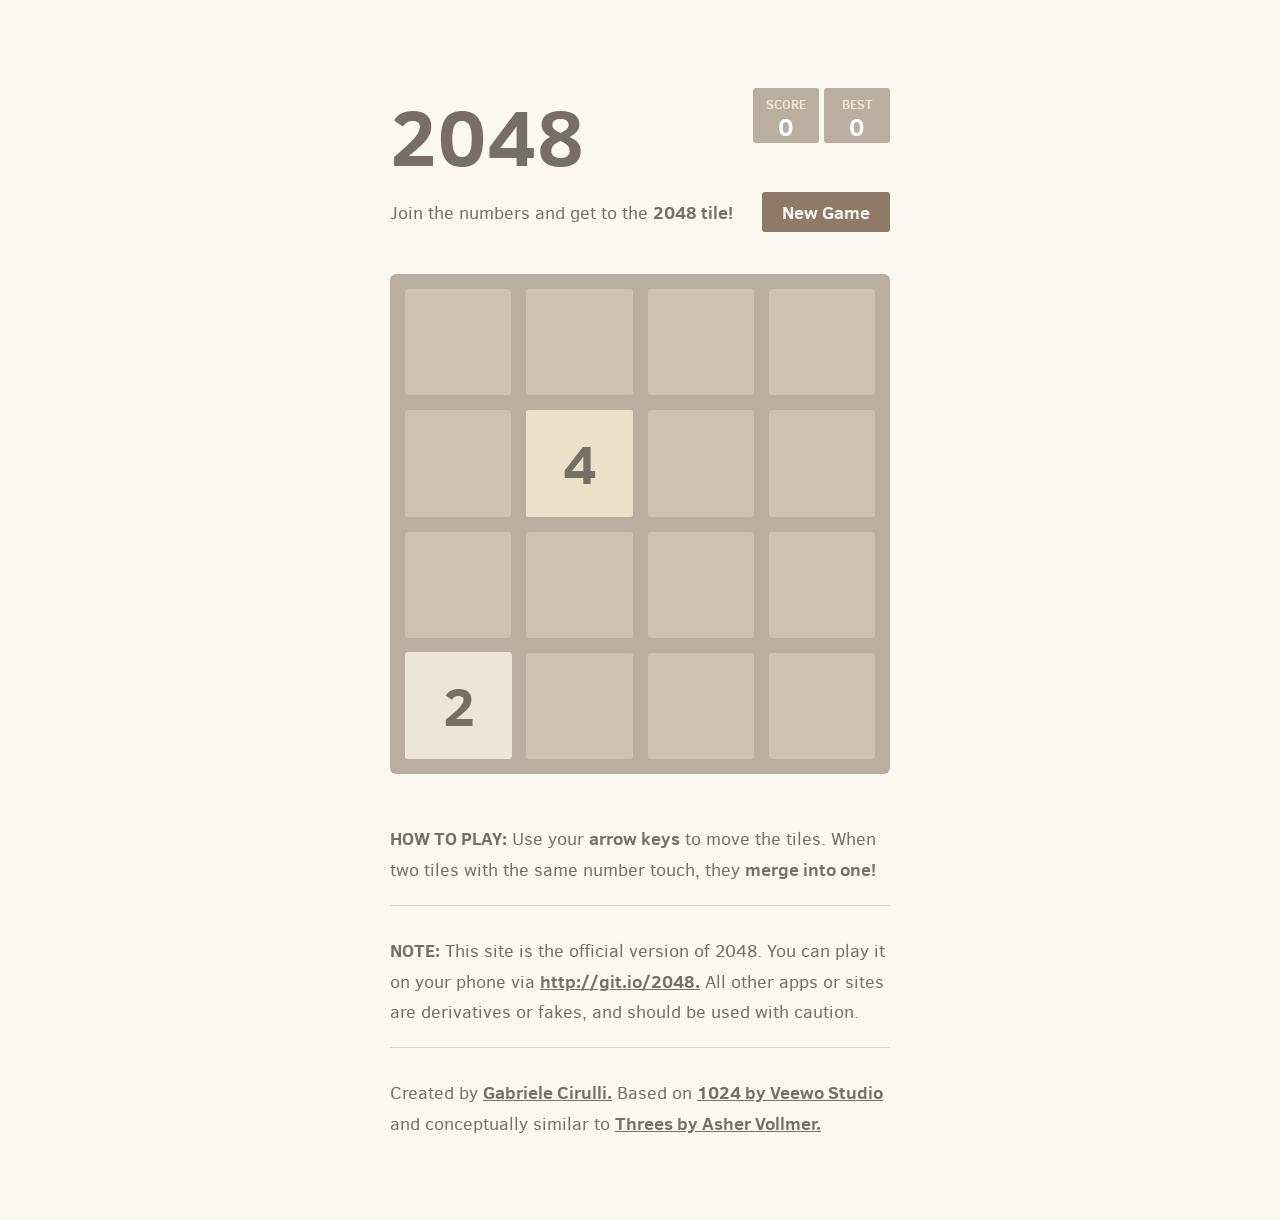
<file: android/app/src/main/assets/web/games/2048/index.html>
<!DOCTYPE html>
<html>
<head>
  <meta charset="utf-8">
  <title>2048</title>

  <link href="style/main.css" rel="stylesheet" type="text/css">
  <link rel="shortcut icon" href="favicon.ico">
  <link rel="apple-touch-icon" href="meta/apple-touch-icon.png">
  <link rel="apple-touch-startup-image" href="meta/apple-touch-startup-image-640x1096.png" media="(device-width: 320px) and (device-height: 568px) and (-webkit-device-pixel-ratio: 2)"> <!-- iPhone 5+ -->
  <link rel="apple-touch-startup-image" href="meta/apple-touch-startup-image-640x920.png"  media="(device-width: 320px) and (device-height: 480px) and (-webkit-device-pixel-ratio: 2)"> <!-- iPhone, retina -->
  <meta name="apple-mobile-web-app-capable" content="yes">
  <meta name="apple-mobile-web-app-status-bar-style" content="black">

  <meta name="HandheldFriendly" content="True">
  <meta name="MobileOptimized" content="320">
  <meta name="viewport" content="width=device-width, target-densitydpi=160dpi, initial-scale=1.0, maximum-scale=1, user-scalable=no, minimal-ui">
</head>
<body>
  <div class="container">
    <div class="heading">
      <h1 class="title">2048</h1>
      <div class="scores-container">
        <div class="score-container">0</div>
        <div class="best-container">0</div>
      </div>
    </div>

    <div class="above-game">
      <p class="game-intro">Join the numbers and get to the <strong>2048 tile!</strong></p>
      <a class="restart-button">New Game</a>
    </div>

    <div class="game-container">
      <div class="game-message">
        <p></p>
        <div class="lower">
	        <a class="keep-playing-button">Keep going</a>
          <a class="retry-button">Try again</a>
        </div>
      </div>

      <div class="grid-container">
        <div class="grid-row">
          <div class="grid-cell"></div>
          <div class="grid-cell"></div>
          <div class="grid-cell"></div>
          <div class="grid-cell"></div>
        </div>
        <div class="grid-row">
          <div class="grid-cell"></div>
          <div class="grid-cell"></div>
          <div class="grid-cell"></div>
          <div class="grid-cell"></div>
        </div>
        <div class="grid-row">
          <div class="grid-cell"></div>
          <div class="grid-cell"></div>
          <div class="grid-cell"></div>
          <div class="grid-cell"></div>
        </div>
        <div class="grid-row">
          <div class="grid-cell"></div>
          <div class="grid-cell"></div>
          <div class="grid-cell"></div>
          <div class="grid-cell"></div>
        </div>
      </div>

      <div class="tile-container">

      </div>
    </div>

    <p class="game-explanation">
      <strong class="important">How to play:</strong> Use your <strong>arrow keys</strong> to move the tiles. When two tiles with the same number touch, they <strong>merge into one!</strong>
    </p>
    <hr>
    <p>
    <strong class="important">Note:</strong> This site is the official version of 2048. You can play it on your phone via <a href="http://git.io/2048">http://git.io/2048.</a> All other apps or sites are derivatives or fakes, and should be used with caution.
    </p>
    <hr>
    <p>
    Created by <a href="http://gabrielecirulli.com" target="_blank">Gabriele Cirulli.</a> Based on <a href="https://itunes.apple.com/us/app/1024!/id823499224" target="_blank">1024 by Veewo Studio</a> and conceptually similar to <a href="http://asherv.com/threes/" target="_blank">Threes by Asher Vollmer.</a>
    </p>
  </div>

  <script src="js/bind_polyfill.js"></script>
  <script src="js/classlist_polyfill.js"></script>
  <script src="js/animframe_polyfill.js"></script>
  <script src="js/keyboard_input_manager.js"></script>
  <script src="js/html_actuator.js"></script>
  <script src="js/grid.js"></script>
  <script src="js/tile.js"></script>
  <script src="js/local_storage_manager.js"></script>
  <script src="js/game_manager.js"></script>
  <script src="js/application.js"></script>
</body>
</html>
</file>
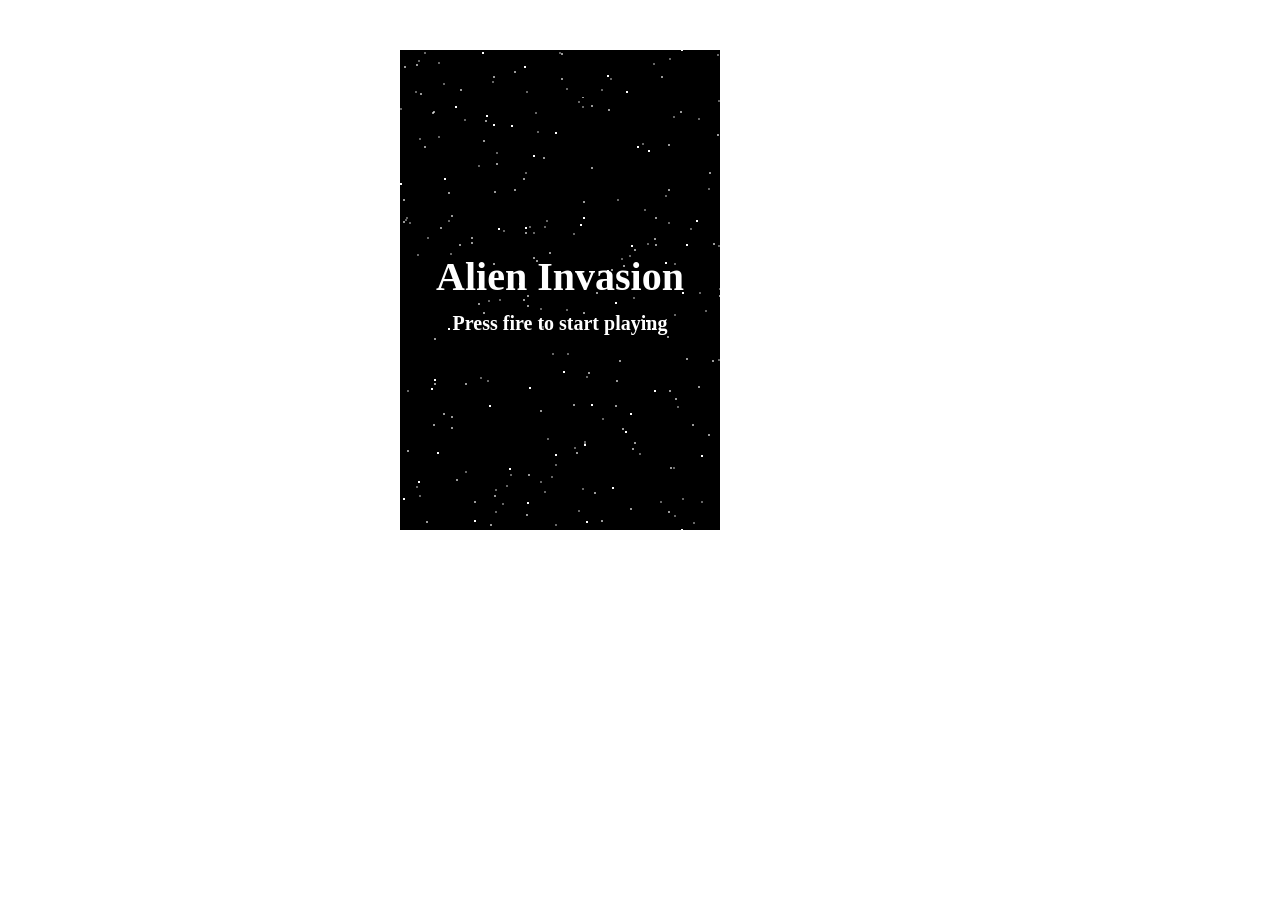
<file: android/app/src/main/assets/web/games/alieninv/index.html>
<!DOCTYPE HTML>
<html lang="en">
<head>
  <meta charset="UTF-8"/>
  <title>Alien Invasion</title>
  <link rel="stylesheet" href="base.css" type="text/css" />
  <meta name="viewport" content="width=device-width, user-scalable=0, minimum-scale=1.0, maximum-scale=1.0"/>
  <meta name="apple-mobile-web-app-capable" content="yes">
  <meta name="apple-mobile-web-app-status-bar-style" content="black-translucent">
</head>
<body>
  <div id='container'>
    <canvas id='game' width='320' height='480'></canvas>
  </div>
  <script src='engine.js'></script>
  <script src='game.js'></script>
</body>
</html>
</file>
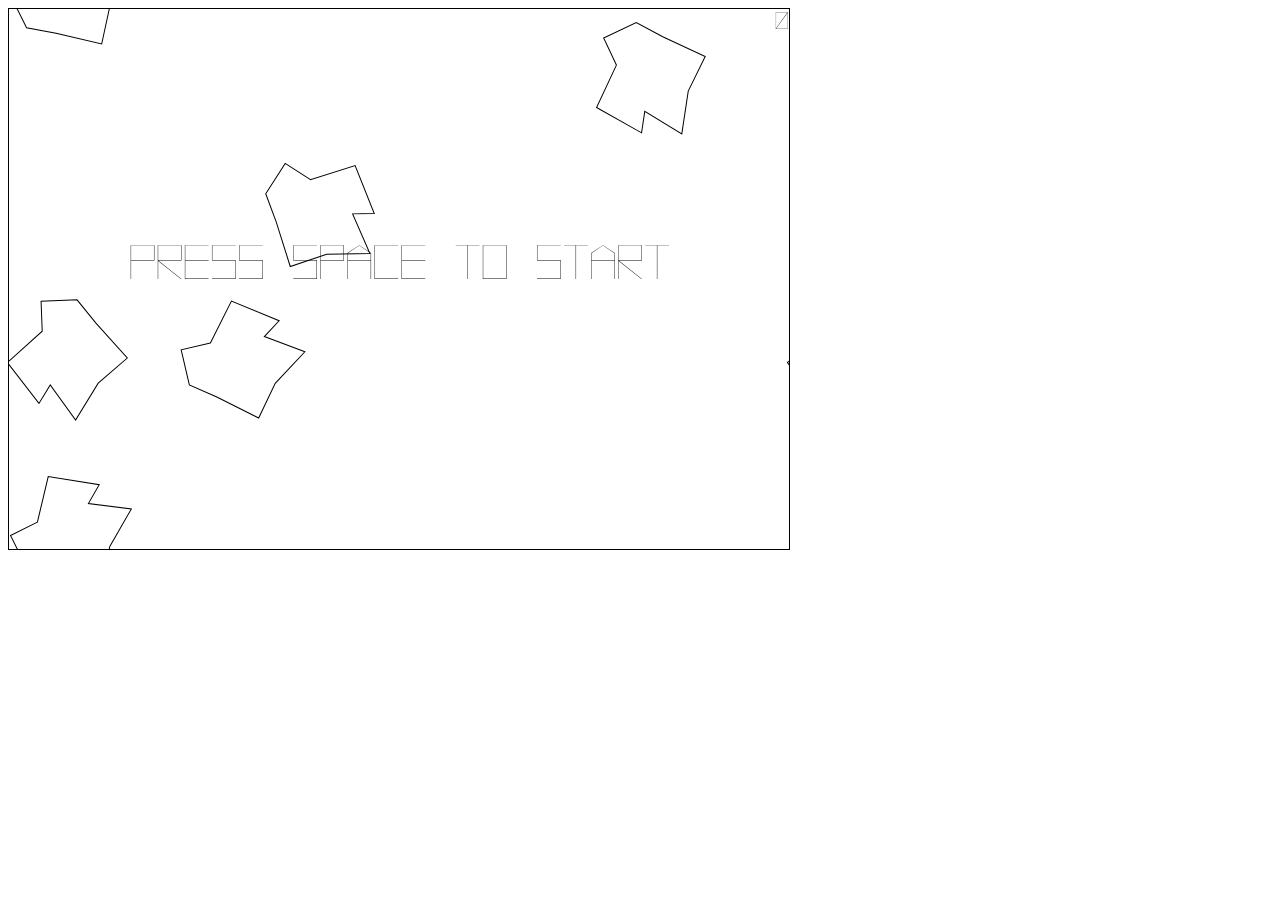
<file: android/app/src/main/assets/web/games/asteroids/index.html>
<html>
  <head>
    <script src="jquery-1.4.1.min.js"></script>
    <script src="vector_battle_regular.typeface.js"></script>
    <script src="ipad.js"></script>
    <script src="game.js"></script>
    <style>
      #canvas { border:1px solid black; top:0px; left:0px; }
      .button { position:absolute; border:1px solid black; }
      #left-controls { position:absolute; left:1px; bottom:0px; display:none; }
      #right-controls { position:absolute; right:1px; bottom:0px; display:none; }
      #up { width:200px; height:100px; bottom:100px;}
      #left { width:100px; height:100px; bottom:0px;}
      #right { width:100px; height:100px; bottom:0px; left:100px; }
      #space { width:200px; height:200px; bottom:0px; right:0px; }
    </style>
  </head>
  <body>
    <div id="game-container">
      <canvas id="canvas" width="780" height="540"></canvas>
      <div id="left-controls">
        <div id="up" class='button'>THRUST</div>
        <div id="left" class='button'>LEFT</div>
        <div id="right" class='button'>RIGHT</div>
      </div>
      <div id="right-controls">
        <div id="space" class='button'>FIRE</div>
      </div>
    </div>
  </body>
</html>
</file>
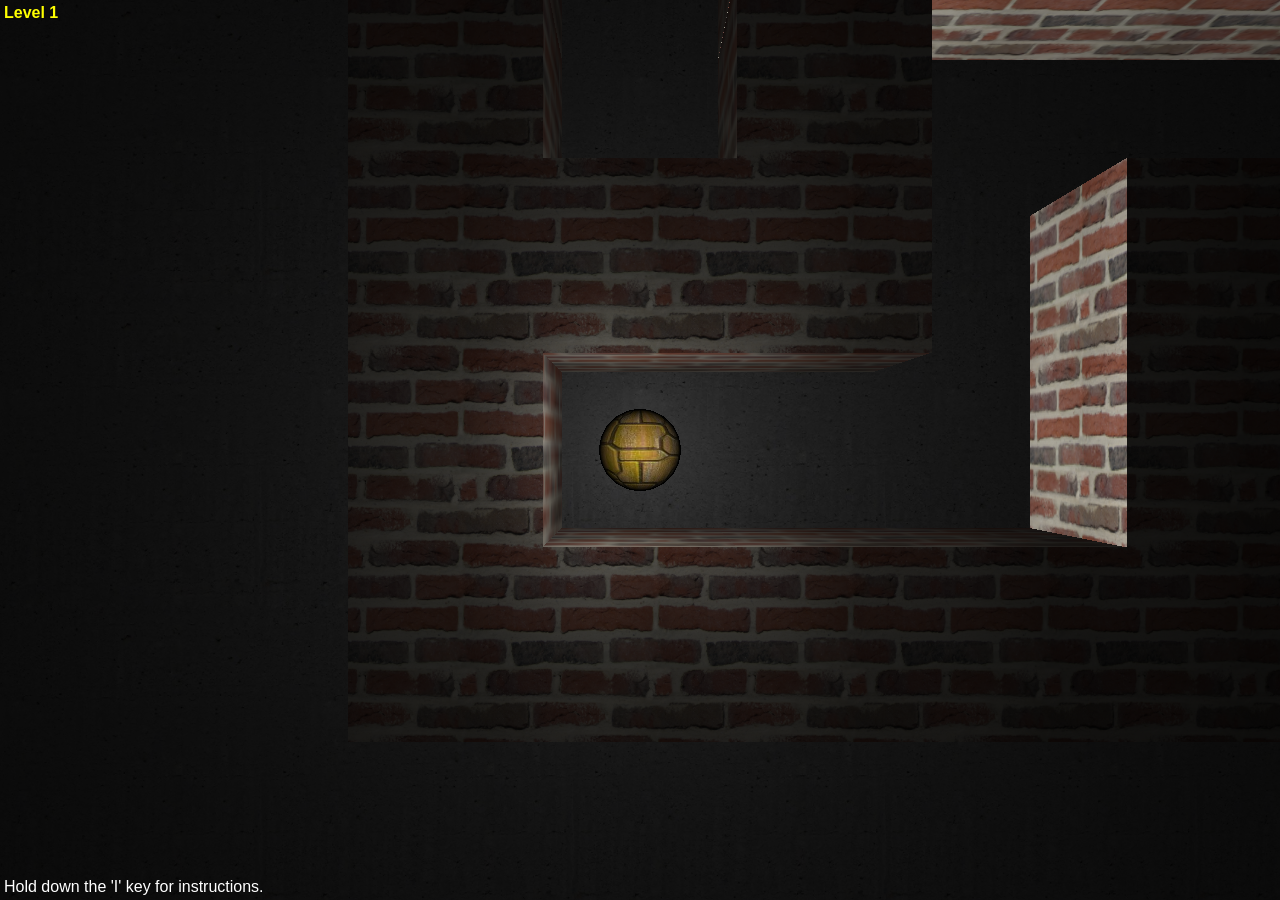
<file: android/app/src/main/assets/web/games/astray/index.html>
<html>

    <head>
    
        <script src='Box2dWeb.min.js'></script>
        <script src="Three.js"></script>
        <script src="keyboard.js"></script>
        <script src="jquery.js"></script>
        <script src="maze.js"></script>

        <script>

            var camera         = undefined, 
                scene          = undefined, 
                renderer       = undefined, 
                light          = undefined,
                mouseX         = undefined, 
                mouseY         = undefined,
                maze           = undefined, 
                mazeMesh       = undefined,
                mazeDimension  = 11,
                planeMesh      = undefined,
                ballMesh       = undefined,
                ballRadius     = 0.25,
                keyAxis        = [0, 0],
                ironTexture    = THREE.ImageUtils.loadTexture('ball.png'),
                planeTexture   = THREE.ImageUtils.loadTexture('concrete.png'),
                brickTexture   = THREE.ImageUtils.loadTexture('brick.png'),
                gameState      = undefined,

            // Box2D shortcuts
                b2World        = Box2D.Dynamics.b2World,
                b2FixtureDef   = Box2D.Dynamics.b2FixtureDef,
                b2BodyDef      = Box2D.Dynamics.b2BodyDef,
                b2Body		   = Box2D.Dynamics.b2Body,
                b2CircleShape  = Box2D.Collision.Shapes.b2CircleShape,
                b2PolygonShape = Box2D.Collision.Shapes.b2PolygonShape,
                b2Settings     = Box2D.Common.b2Settings,
                b2Vec2         = Box2D.Common.Math.b2Vec2,

            // Box2D world variables 
                wWorld         = undefined,
                wBall          = undefined;

            
            function createPhysicsWorld() {
                // Create the world object.
                wWorld = new b2World(new b2Vec2(0, 0), true);

                // Create the ball.
                var bodyDef = new b2BodyDef();
                bodyDef.type = b2Body.b2_dynamicBody;
                bodyDef.position.Set(1, 1);
                wBall = wWorld.CreateBody(bodyDef);
                var fixDef = new b2FixtureDef();
                fixDef.density = 1.0;
                fixDef.friction = 0.0;
                fixDef.restitution = 0.25;
                fixDef.shape = new b2CircleShape(ballRadius);
                wBall.CreateFixture(fixDef);

                // Create the maze.
                bodyDef.type = b2Body.b2_staticBody;
                fixDef.shape = new b2PolygonShape();
                fixDef.shape.SetAsBox(0.5, 0.5);
                for (var i = 0; i < maze.dimension; i++) {
                    for (var j = 0; j < maze.dimension; j++) {
                        if (maze[i][j]) {
                            bodyDef.position.x = i;
                            bodyDef.position.y = j;
                            wWorld.CreateBody(bodyDef).CreateFixture(fixDef);
                        }
                    }
                }
            }
            
            
            function generate_maze_mesh(field) {
                var dummy = new THREE.Geometry();
                for (var i = 0; i < field.dimension; i++) {
                    for (var j = 0; j < field.dimension; j++) {
                        if (field[i][j]) {
                            var geometry = new THREE.CubeGeometry(1,1,1,1,1,1);
                            var mesh_ij = new THREE.Mesh(geometry);
                            mesh_ij.position.x = i;
                            mesh_ij.position.y = j;
                            mesh_ij.position.z = 0.5;
                            THREE.GeometryUtils.merge(dummy, mesh_ij);
                        }
                    }
                }
                var material = new THREE.MeshPhongMaterial({map: brickTexture});
                var mesh = new THREE.Mesh(dummy, material)
                return mesh;
            }


            function createRenderWorld() {

                // Create the scene object.
                scene = new THREE.Scene();

                // Add the light.
                light= new THREE.PointLight(0xffffff, 1);
                light.position.set(1, 1, 1.3);
                scene.add(light);
                
                // Add the ball.
                g = new THREE.SphereGeometry(ballRadius, 32, 16);
                m = new THREE.MeshPhongMaterial({map:ironTexture});
                ballMesh = new THREE.Mesh(g, m);
                ballMesh.position.set(1, 1, ballRadius);
                scene.add(ballMesh);

                // Add the camera.
                var aspect = window.innerWidth/window.innerHeight;
                camera = new THREE.PerspectiveCamera(60, aspect, 1, 1000);
                camera.position.set(1, 1, 5);
                scene.add(camera);

                // Add the maze.
                mazeMesh = generate_maze_mesh(maze);
                scene.add(mazeMesh);

                // Add the ground.
                g = new THREE.PlaneGeometry(mazeDimension*10, mazeDimension*10, mazeDimension, mazeDimension);
                planeTexture.wrapS = planeTexture.wrapT = THREE.RepeatWrapping;
                planeTexture.repeat.set(mazeDimension*5, mazeDimension*5);
                m = new THREE.MeshPhongMaterial({map:planeTexture});
                planeMesh = new THREE.Mesh(g, m);
                planeMesh.position.set((mazeDimension-1)/2, (mazeDimension-1)/2, 0);
                planeMesh.rotation.set(Math.PI/2, 0, 0);
                scene.add(planeMesh);                

            }


            function updatePhysicsWorld() {

                // Apply "friction". 
                var lv = wBall.GetLinearVelocity();
                lv.Multiply(0.95);
                wBall.SetLinearVelocity(lv);
                
                // Apply user-directed force.
                var f = new b2Vec2(keyAxis[0]*wBall.GetMass()*0.25, keyAxis[1]*wBall.GetMass()*0.25);
                wBall.ApplyImpulse(f, wBall.GetPosition());          
                keyAxis = [0,0];

                // Take a time step.
                wWorld.Step(1/60, 8, 3);
            }
            

            function updateRenderWorld() {

                // Update ball position.
                var stepX = wBall.GetPosition().x - ballMesh.position.x;
                var stepY = wBall.GetPosition().y - ballMesh.position.y;
                ballMesh.position.x += stepX;
                ballMesh.position.y += stepY;

                // Update ball rotation.
                var tempMat = new THREE.Matrix4();
                tempMat.makeRotationAxis(new THREE.Vector3(0,1,0), stepX/ballRadius);
                tempMat.multiplySelf(ballMesh.matrix);
                ballMesh.matrix = tempMat;
                tempMat = new THREE.Matrix4();
                tempMat.makeRotationAxis(new THREE.Vector3(1,0,0), -stepY/ballRadius);
                tempMat.multiplySelf(ballMesh.matrix);
                ballMesh.matrix = tempMat;
                ballMesh.rotation.getRotationFromMatrix(ballMesh.matrix);
                
                // Update camera and light positions.
                camera.position.x += (ballMesh.position.x - camera.position.x) * 0.1;
                camera.position.y += (ballMesh.position.y - camera.position.y) * 0.1;
                camera.position.z += (5 - camera.position.z) * 0.1;
                light.position.x = camera.position.x;
                light.position.y = camera.position.y;
                light.position.z = camera.position.z - 3.7;
            }


            function gameLoop() {
            
                switch(gameState) {
                
                    case 'initialize':
                        maze = generateSquareMaze(mazeDimension);
                        maze[mazeDimension-1][mazeDimension-2] = false;
                        createPhysicsWorld();
                        createRenderWorld();
                        camera.position.set(1, 1, 5);
                        light.position.set(1, 1, 1.3);
                        light.intensity = 0;
                        var level = Math.floor((mazeDimension-1)/2 - 4);
                        $('#level').html('Level ' + level);
                        gameState = 'fade in';
                        break;
                        
                    case 'fade in':
                        light.intensity += 0.1 * (1.0 - light.intensity);
                        renderer.render(scene, camera);
                        if (Math.abs(light.intensity - 1.0) < 0.05) {
                            light.intensity = 1.0;
                            gameState = 'play'
                        }
                        break;

                    case 'play':
                        updatePhysicsWorld();
                        updateRenderWorld();
                        renderer.render(scene, camera);

                        // Check for victory.
                        var mazeX = Math.floor(ballMesh.position.x + 0.5);
                        var mazeY = Math.floor(ballMesh.position.y + 0.5);
                        if (mazeX == mazeDimension && mazeY == mazeDimension - 2) { 
                            mazeDimension += 2;
                            gameState = 'fade out';
                        }
                        break;
                
                    case 'fade out':
                        updatePhysicsWorld();
                        updateRenderWorld();
                        light.intensity += 0.1 * (0.0 - light.intensity);
                        renderer.render(scene, camera);
                        if (Math.abs(light.intensity - 0.0) < 0.1) {
                            light.intensity = 0.0;
                            renderer.render(scene, camera);
                            gameState = 'initialize'
                        }
                        break;
                        
                }
            
                requestAnimationFrame(gameLoop);

            }


            function onResize() {
                renderer.setSize(window.innerWidth, window.innerHeight);
                camera.aspect = window.innerWidth/window.innerHeight;
                camera.updateProjectionMatrix();
            }
            

            function onMoveKey(axis) {
                keyAxis = axis.slice(0);
            }

            
            jQuery.fn.centerv = function () {
                wh = window.innerHeight;
                h = this.outerHeight();
                this.css("position", "absolute");
                this.css("top", Math.max(0, (wh - h)/2) + "px");
                return this;
            }            

            
            jQuery.fn.centerh = function () {
                ww = window.innerWidth;
                w = this.outerWidth();
                this.css("position", "absolute");
                this.css("left", Math.max(0, (ww - w)/2) + "px");
                return this;
            }            

            
            jQuery.fn.center = function () {
                this.centerv();
                this.centerh();
                return this;
            }            

            
            $(document).ready(function() {

                // Prepare the instructions.
                $('#instructions').center();
                $('#instructions').hide();
                KeyboardJS.bind.key('i', function(){$('#instructions').show()}, 
                                         function(){$('#instructions').hide()});
    
                // Create the renderer.
                renderer = new THREE.WebGLRenderer();
                renderer.setSize(window.innerWidth, window.innerHeight);
                document.body.appendChild(renderer.domElement);

                // Bind keyboard and resize events.
                KeyboardJS.bind.axis('left', 'right', 'down', 'up', onMoveKey);
                KeyboardJS.bind.axis('h', 'l', 'j', 'k', onMoveKey);
                $(window).resize(onResize);
                

                // Set the initial game state.
                gameState = 'initialize';
                
                // Start the game loop.
                requestAnimationFrame(gameLoop);

            })
            
            

        </script>
    
        <style>
        
            body {
                background: black;
                margin: 0;
                padding: 0;
                font-family: 'Helvetica';
            }
            
            #instructions {
                background-color: rgba(0,0,0,0.75);
                color: white;
                text-align: center;
                padding: 32px;
                margin: 0px;
                display: inline;
                border: 2px solid white;
            }

            #help {
                position: absolute;
                left: 0px;
                bottom: 0px;
                padding: 4px;
                color: white;   
            }

            #level {
                position: absolute;
                left: 0px;
                top: 0px;
                padding: 4px;
                color: yellow;   
                font-weight: bold;
            }

        </style>
        
    </head>
    
    <body>
    
    <div id='instructions'>
        How to play Astray:
        <br><br>
        Use the arrow keys to move the ball and find the exit to the maze.
        <br><br>
        Vim trainees: h, j, k, l
    </div>
    
    <div id='help'>
        Hold down the 'I' key for instructions.
    </div>

    <div id='level'>
        Level 1
    </div>
    
    </body>

</html>
</file>
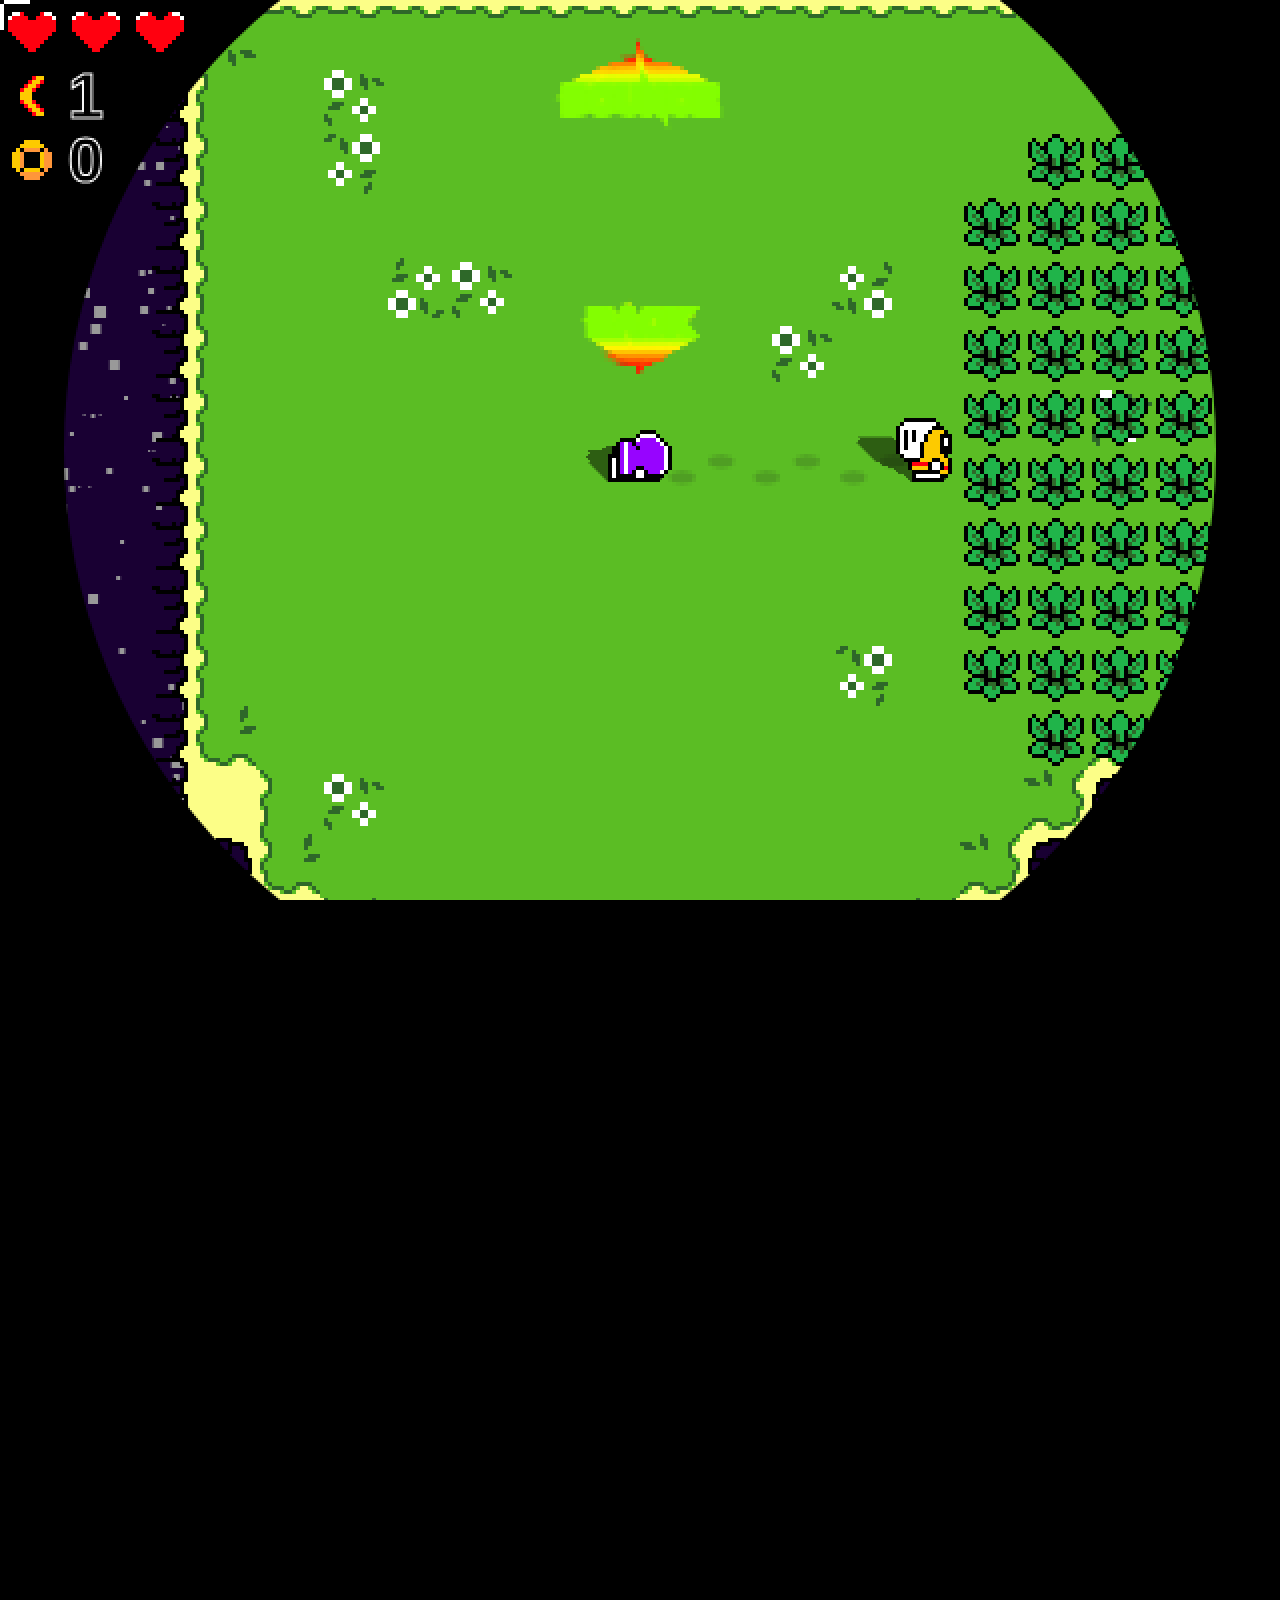
<file: android/app/src/main/assets/web/games/bounceback/index.html>
<!doctype html>
<!--
    Bounce Back ~ A boomerang roguelike for JS13k
    Copyright (C) 2019 Frank Force

    This program is free software; you can redistribute it and/or modify
    it under the terms of the GNU General Public License as published by
    the Free Software Foundation; either version 2 of the License, or
    (at your option) any later version.

    This program is distributed in the hope that it will be useful,
    but WITHOUT ANY WARRANTY; without even the implied warranty of
    MERCHANTABILITY or FITNESS FOR A PARTICULAR PURPOSE.  See the
    GNU General Public License for more details. 
-->    
<!--
    When life gets you down, 
    it's never too late to...

    B O U N C E B A C K

    A JS13k 2019 Game
    By Frank Force

    WASD = Move
    Mouse = Aim
    Click = Throw
    Space = Dash

    Hints
    - You will keep money after you die!
    - You won't take damage while dashing.
    - There are 10 levels.
    - Sand slows down you and enemies.
    - Yellow boormang can grab pickups.
    - Blue boomerang does double damage.
    - Beat the game to unlock speed run mode.
-->

<html>
<head>
<title>Bounce Back</title>
<style>
body
{
background:#000;
overflow:hidden;
margin:0;
}
canvas
{
width:100%;
height:100%;
image-rendering:-moz-crisp-edges;
image-rendering:pixelated;
}
</style>
</head>
<body>
<canvas id=c1></canvas>
<canvas id=c2 style=visibility:hidden></canvas>
<script src='gameEngine.js'></script>
<script src='gameEngineDebug.js'></script>
<script src='game.js'></script>
</body>
</html>
</file>
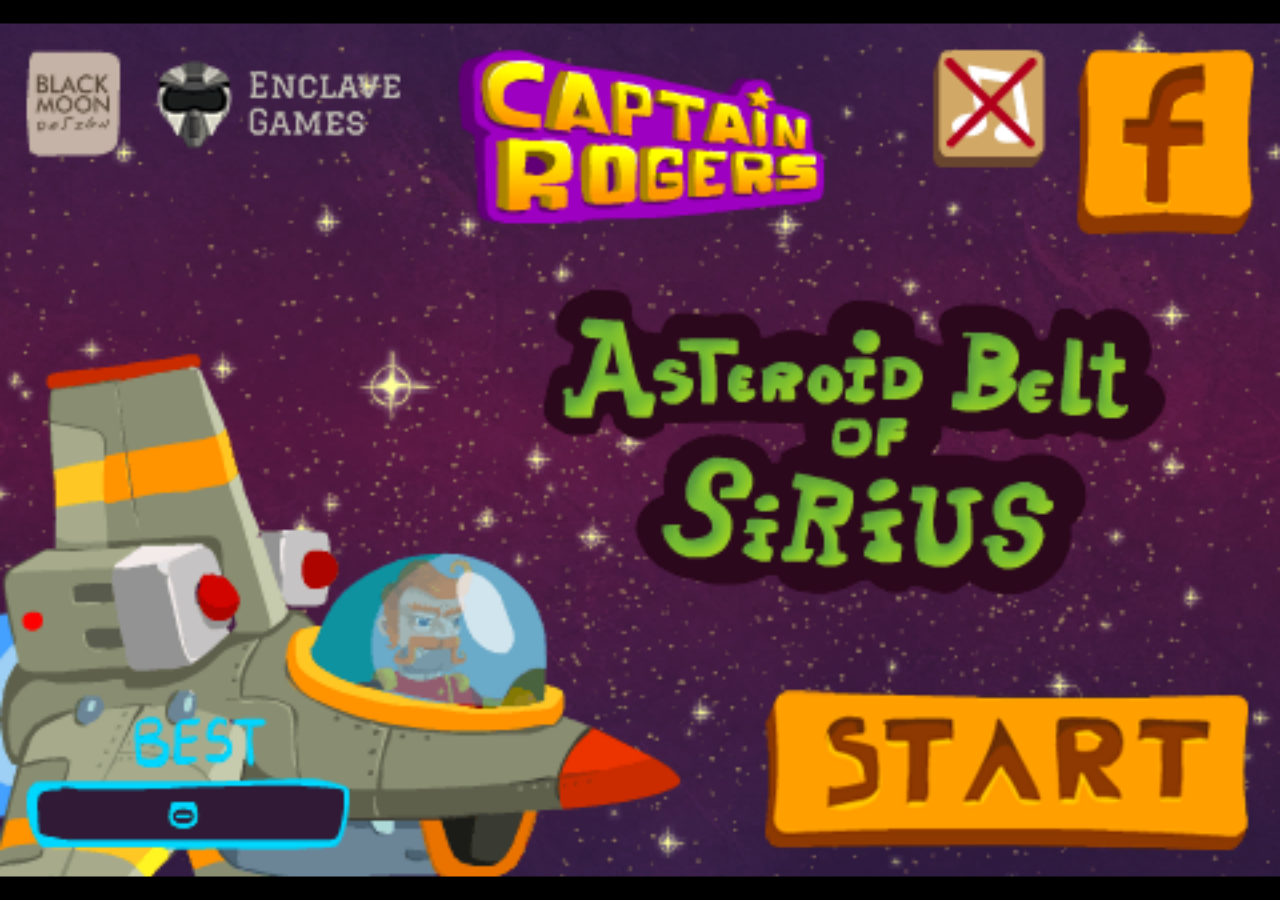
<file: android/app/src/main/assets/web/games/captrogers/index.html>
<!DOCTYPE html>
<html>
<head>
	<meta charset="utf-8" />
	<title>Captain Rogers</title>
	<link rel="shortcut icon" href="favicon.png" type="image/x-icon" />
	<meta name="apple-mobile-web-app-capable" content="yes" />
	<meta name="viewport" content="width=device-width; initial-scale=1; maximum-scale=1; user-scalable=0;">
	<meta name="description" content="Captain Rogers is a simple, yet very engaging HTML5 mobile game about brave Captain Rogers and his escape through an asteroid field." />
	<meta name="author" content="Enclave Games" />
	<meta name="monetization" content="$ilp.uphold.com/k4eJGQUDF9nw" />
	<link rel="resource" type="application/l10n" href="locales/locales.ini" />
	<style type="text/css">
		html,body {
			background-color: #000;
			margin: 0;
			padding: 0;
			width: 100%;
			height: 100%;
			overflow: hidden;
		}
		#game {
			transform-origin: 0 0;
			-webkit-transform-origin: 0 0;
			user-select: none;
			-webkit-user-select: none;
		}
		#portrait {
			display: none;
			width: 100%;
			height: 100%;
			margin: 0;
			padding: 0;
			overflow: hidden;
			position: absolute;
			left: 0;
			right: 0;
			top: 0;
			bottom: 0;
			margin: auto;
		}
	</style>
	<script type="text/javascript" src="l10n.js"></script>
	<script type="text/javascript" src="game.min.js"></script>
</head>
<body>
	<div id="game">
		<canvas width="480" height="320" id="canvas"></canvas>
	</div>
	<img src="media/img/screen-rotate.png" id="portrait" />
</body>
</html>
</file>
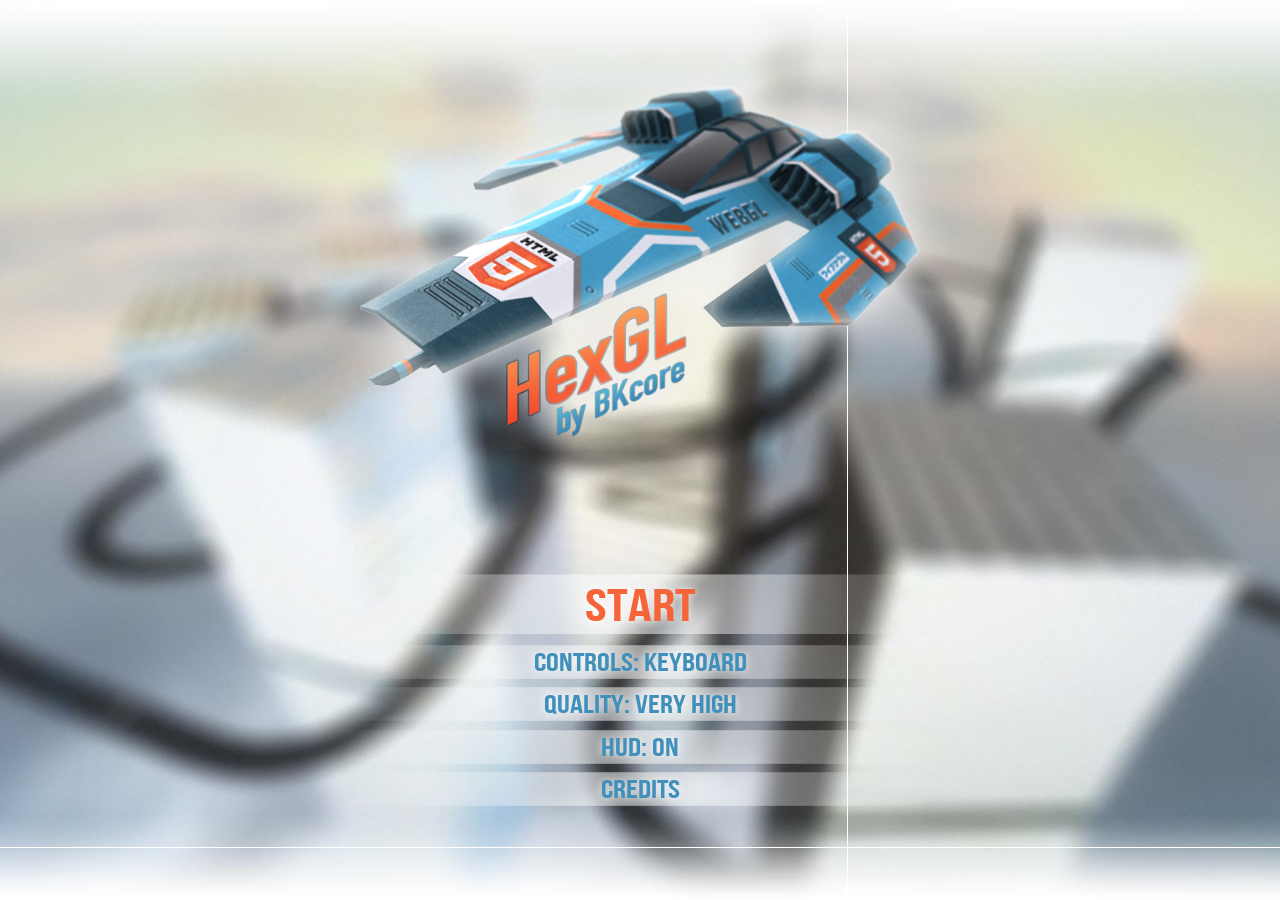
<file: android/app/src/main/assets/web/games/hexgl/index.html>
<!doctype html>
<html lang="en">
  <head>
    <title>HexGL by BKcore</title>
    <meta charset="utf-8">
    <meta name="description" content="HexGL is a futuristic racing game built by Thibaut Despoulain (BKcore) using HTML5, Javascript and WebGL. Come challenge your friends on this fast-paced 3D game!">
    <meta property="og:title" content="HexGL, the HTML5 futuristic racing game." />
    <meta property="og:type" content="game" />
    <meta property="og:url" content="http://hexgl.bkcore.com/" />
    <meta property="og:image" content="http://hexgl.bkcore.com/image.png" />
    <meta property="og:site_name" content="HexGL by BKcore" />
    <meta property="fb:admins" content="1482017639" />
    <link rel="icon" href="http://hexgl.bkcore.com/favicon.png" type="image/png">
    <link rel="shortcut icon" href="http://hexgl.bkcore.com/favicon.png" type="image/png">
    <meta name="viewport" content="width=device-width, user-scalable=no, minimum-scale=1.0, maximum-scale=1.0">
    <link rel="stylesheet" href="css/multi.css" type="text/css" charset="utf-8">
    <link rel="stylesheet" href="css/fonts.css" type="text/css" charset="utf-8">
    <style>
      body {
        padding:0;
        margin:0;
      }
      canvas { pointer-events:none; width: 100%;}
      #overlay{
        position: absolute;
        z-index: 9999;
        top: 0;
        left: 0;
        width: 100%;
      }
    </style>
  </head>

  <body>
    <div id="step-1">
      <div id="global"></div>
      <div id="title">
      </div>
      <div id="menucontainer">
        <div id="menu">
          <div id="start">Start</div>
          <div id="s-controlType">Controls: Keyboard</div>
          <div id="s-quality">Quality: High</div>
          <div id="s-hud">HUD: On</div>
          <div id="s-godmode" style="display: none">Godmode: Off</div>
          <div id="s-credits">Credits</div>
        </div>
      </div>
    </div>
    <div id="step-2" style="display: none">
      <div id="ctrl-help">Click/Touch to continue.</div>
    </div>
    <div id="step-3" style="display: none">
      <div id="progressbar"></div>
    </div>
    <div id="step-4" style="display: none">
      <div id="overlay"></div>
      <div id="main"></div>
    </div>
    <div id="step-5" style="display: none">
      <div id="time"></div>
      <div id="ctrl-help">Click/Touch to continue.</div>
    </div>
    <div id="credits" style="display: none">
      <h3>Code</h3>
      <p><b>Concept and Development</b><br>Thibaut Despoulain (BKcore)</p>
      <p><b>Contributors</b><br>townxelliot<br>mahesh.kk</p>
      <p><b>Technologies</b><br>WebGL<br>JavaScript<br>CoffeeScript<br>Three.js<br>LeapMotion</p>
      <h3>Graphics</h3>
      <p><b>HexMKI base model</b><br>Charnel</p>
      <p><b>Track texture</b><br>Nobiax</p>
      <h4>Click anywhere to continue.</h4>
    </div>

    <div id="leapinfo" style="display: none"></div>

    <script src="libs/leap-0.4.1.min.js"></script>
    <script src="libs/Three.dev.js"></script>
    <script src="libs/ShaderExtras.js"></script>
    <script src="libs/postprocessing/EffectComposer.js"></script>
    <script src="libs/postprocessing/RenderPass.js"></script>
    <script src="libs/postprocessing/BloomPass.js"></script>
    <script src="libs/postprocessing/ShaderPass.js"></script>
    <script src="libs/postprocessing/MaskPass.js"></script>
    <script src="libs/Detector.js"></script>
    <script src="libs/Stats.js"></script>
    <script src="libs/DAT.GUI.min.js"></script>

    <script src="bkcore.coffee/controllers/TouchController.js"></script>
    <script src="bkcore.coffee/controllers/OrientationController.js"></script>
    <script src="bkcore.coffee/controllers/GamepadController.js"></script>

    <script src="bkcore.coffee/Timer.js"></script>
    <script src="bkcore.coffee/ImageData.js"></script>
    <script src="bkcore.coffee/Utils.js"></script>

    <script src="bkcore/threejs/RenderManager.js"></script>
    <script src="bkcore/threejs/Shaders.js"></script>
    <script src="bkcore/threejs/Particles.js"></script>
    <script src="bkcore/threejs/Loader.js"></script>

    <script src="bkcore/Audio.js"></script>

    <script src="bkcore/hexgl/HUD.js"></script>
    <script src="bkcore/hexgl/RaceData.js"></script>
    <script src="bkcore/hexgl/ShipControls.js"></script>
    <script src="bkcore/hexgl/ShipEffects.js"></script>
    <script src="bkcore/hexgl/CameraChase.js"></script>
    <script src="bkcore/hexgl/Gameplay.js"></script>

    <script src="bkcore/hexgl/tracks/Cityscape.js"></script>

    <script src="bkcore/hexgl/HexGL.js"></script>

    <script src="launch.js"></script>

  </body>
</html>
</file>
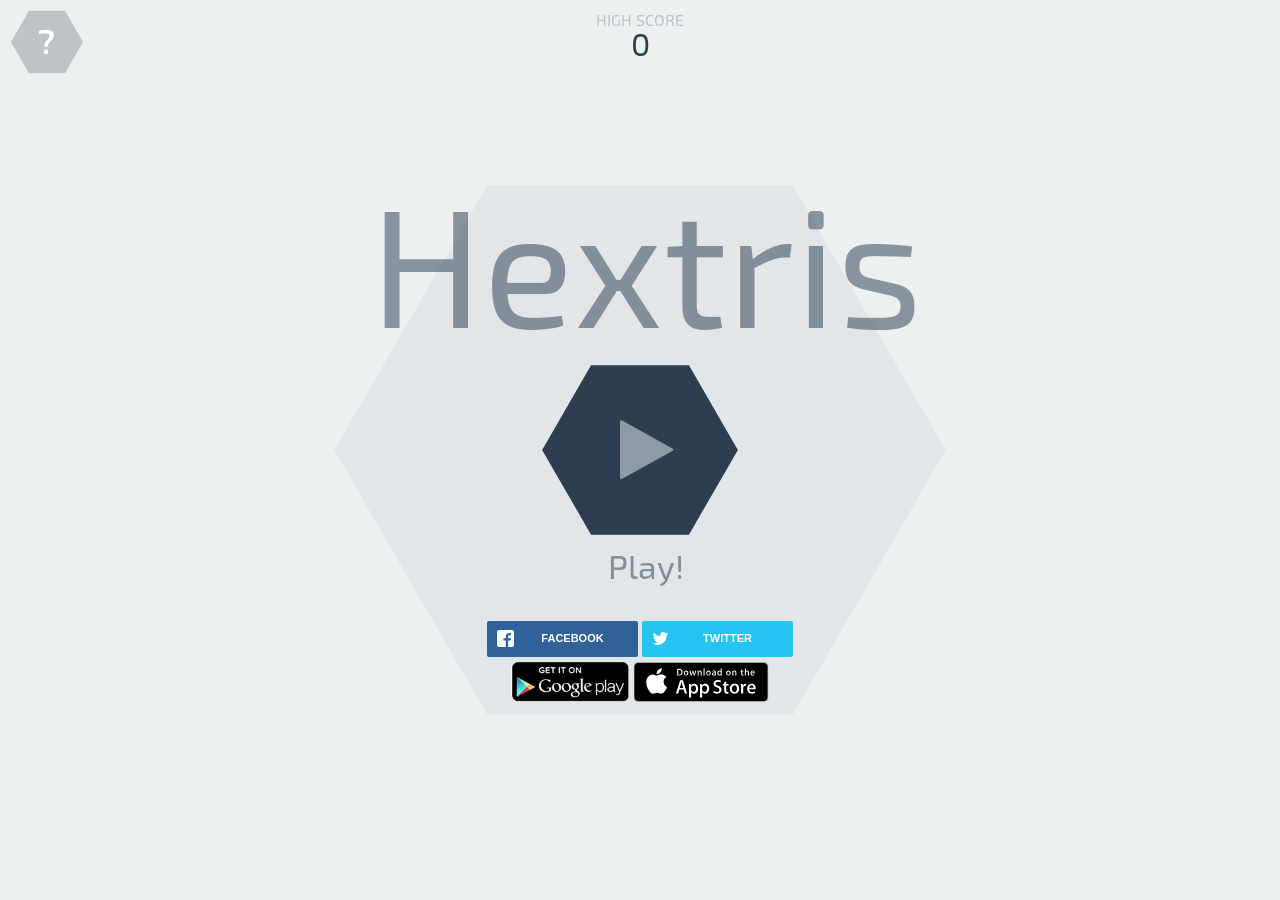
<file: android/app/src/main/assets/web/games/hextris/index.html>
<!DOCTYPE html>
<html lang='en'>
	<head>
		<title>Hextris</title>
		<meta name="description" content="An addictive puzzle game inspired by Tetris.">
		<link rel="manifest" href="manifest.webmanifest">
		<meta name="apple-itunes-app" content="app-id=903769553"/>
		<meta name="apple-mobile-web-app-title" content="Hextris">
		<meta name="apple-mobile-web-app-capable" content="yes">
		<link rel="apple-touch-icon" sizes="120x120" href="images/icons/apple-touch-120.png">
		<link rel="apple-touch-icon" sizes="152x152" href="images/icons/apple-touch-152.png">
		<link rel="apple-touch-icon" sizes="167x167" href="images/icons/apple-touch-167.png">
		<link rel="apple-touch-icon" sizes="180x180" href="images/icons/apple-touch-180.png">
		<link rel="apple-touch-icon" sizes="512x512" href="images/icons/apple-touch-512.png">
		<meta name="viewport" content="width=device-width, initial-scale=1, maximum-scale=1, user-scalable=0, minimal-ui"/>
		<meta property="og:url" content="http://hextris.github.io/hextris/"/>
		<meta property="og:site_name" content="Hextris"/>
		<meta property="og:title" content="Hextris"/>
		<meta property="og:description" content="An addictive puzzle game inspired by Tetris."/>
		<meta property="og:type" content="website"/>
		<meta property="og:author" content="https://www.facebook.com/hextris"/>
		<meta property="og:image" content="http://hextris.github.io/hextris/images/facebook-opengraph.png"/>
		<meta property="og:image:width" content="1200"/>
		<meta property="og:image:height" content="630"/>
		<meta property="twitter:card" content="summary"/>
		<meta property="twitter:site" content="@hextris"/>
		<meta property="twitter:site:id" content="2742209678"/>
		<meta property="twitter:creator" content="@hextris"/>
		<meta property="twitter:creator:id" content="2742209678"/>
		<meta property="twitter:domain" content="http://hextris.github.io"/>
		<meta property="twitter:title" content="Hextris"/>
		<meta property="twitter:description" content="An addictive puzzle game inspired by Tetris."/>
		<meta property="twitter:image:src" content="http://hextris.github.io/hextris/images/twitter-opengraph.png"/>
		<meta property="twitter:image:width" content="512"/>
		<meta property="twitter:image:height" content="512"/>
		<meta property="twitter:app:id:iphone" content="id903769553">
		<meta property="twitter:app:id:ipad" content="id903769553">
		<meta property="twitter:app:id:googleplay" content="com.hextris.hextris">
		<meta property="twitter:app:country" content="us">
		<meta property="twitter:app:url:iphone" content="itunes.apple.com/us/app/id903769553?mt=8">
		<meta property="twitter:app:url:ipad" content="itunes.apple.com/us/app/id903769553?mt=8">
		<meta property="twitter:app:url:googleplay" content="https://play.google.com/store/apps/details?id=com.hextris.hextris">
		<link rel="icon" type="image/png" href="favicon.ico">
		<link rel="stylesheet" href="style/fa/css/font-awesome.min.css">
		<link rel="stylesheet" type="text/css" href="style/style.css">
		<script type='text/javascript' src="vendor/hammer.min.js"></script>
		<script type='text/javascript' src="vendor/js.cookie.js"></script>
		<script type='text/javascript' src="vendor/jsonfn.min.js"></script>
		<script type='text/javascript' src="vendor/keypress.min.js"></script>
		<script type='text/javascript' src="vendor/jquery.js"></script>
		<script type='text/javascript' src="js/save-state.js"></script>
		<script type='text/javascript' src="js/view.js"></script>
		<script type='text/javascript' src="js/wavegen.js"></script>
		<script type='text/javascript' src="js/math.js"></script>
		<script type='text/javascript' src="js/Block.js"></script>
		<script type='text/javascript' src="js/Hex.js"></script>
		<script type='text/javascript' src="js/Text.js"></script>
		<script type='text/javascript' src="js/comboTimer.js"></script>
		<script type='text/javascript' src="js/checking.js"></script>
		<script type='text/javascript' src='js/update.js'></script>
		<script type='text/javascript' src='js/render.js'></script>
		<script type='text/javascript' src="js/input.js"></script>
		<script type='text/javascript' src="js/main.js"></script>
		<script type='text/javascript' src="js/initialization.js"></script>
		<script src="vendor/sweet-alert.min.js"></script>
		<link rel="stylesheet" href="style/rrssb.css"/>
	</head>
	<body>
		<canvas id="canvas"></canvas>
		<div id="overlay" class="faded overlay"></div>
		<div id='startBtn' ></div>
		<div id="helpScreen" class='unselectable'>
			<div id='inst_main_body'></div>
		</div>
		<img id="openSideBar" class='helpText' src="./images/btn_help.svg"/>
		<div class="faded overlay"></div>
		<img id="pauseBtn" src="./images/btn_pause.svg"/>
		<img id='restartBtn' src="./images/btn_restart.svg"/>
		<div id='HIGHSCORE'>HIGH SCORE</div>
		<div id='highScoreInGameText'>
			<div id='highScoreInGameTextHeader'>HIGH SCORE</div><div id='currentHighScore'>10292</div>
		</div>
		<div id="gameoverscreen">
			<div id='container'>
				<div id='gameOverBox' class='GOTitle'>GAME OVER</div>
				<div id='cScore'>1843</div>
				<div id='highScoresTitle' class='GOTitle'>HIGH SCORES</div>
				<div class='score'><span class='scoreNum'>1.</span> <div id="1place" style="display:inline;">0</div></div>
				<div class='score'><span class='scoreNum'>2.</span> <div id="2place" style="display:inline;">0</div></div>
				<div class='score'><span class='scoreNum'>3.</span> <div id="3place" style="display:inline;">0</div></div>
			</div>
			<div id='bottomContainer'>
				<img id='restart' src='./images/btn_restart.svg' height='57px'>
				<div id='socialShare'>
					<?xml version="1.0" encoding="UTF-8" standalone="no"?>
					<svg width="224.6377px" height="57px"  viewBox="0 0 255 65" version="1.1" xmlns="http://www.w3.org/2000/svg" xmlns:xlink="http://www.w3.org/1999/xlink">
						<title>Share button</title>
						<defs>
						</defs>
						<g id="Page-1" stroke="none" stroke-width="1" fill="none" fill-rule="evenodd" sketch:type="MSPage">
							<g id="Game-over-" sketch:type="MSArtboardGroup" transform="translate(-95.000000, -565.000000)">
								<g id="Share-button" sketch:type="MSLayerGroup" transform="translate(95.000000, 565.000000)">
								<a style="cursor:pointer;"class="popup" onclick="window.open('https://twitter.com/intent/tweet?text=Can you beat my score of '+ score +' points at&button_hashtag=hextris ? http://hextris.github.io/hextris @hextris','name','width=600,height=400')" ><polygon  id="Score-hex-2" fill="#3498DB" sketch:type="MSShapeGroup" transform="translate(127.661316, 32.500000) rotate(-90.000000) translate(-127.661316, -32.500000) " points="127.661316 -94.814636 160.137269 -76.064636 160.137269 141.064636 127.661317 159.814636 95.185364 141.064636 95.1853635 -76.064636 "></polygon></a>
									<text style="cursor:pointer;"class="popup" onclick="window.open('https://twitter.com/intent/tweet?text=Can you beat my score of '+ score +' points at&button_hashtag=hextris ? http://hextris.github.io/hextris @hextris','name','width=600,height=400')" id="SHARE-MY-SCORE!" sketch:type="MSTextLayer" font-family="Exo" font-size="16" font-weight="420" fill="#FFFFFF">
										<tspan x="67" y="39">SHARE MY SCORE!</tspan>
									</text>
								</g>
							</g>
						</g>
					</svg>
				</div>
				<div id='buttonCont'>
					<ul class="rrssb-buttons">
						<li class="rrssb-facebook">
							<a href='http://www.facebook.com/sharer.php?s=100
								&p[url]=hextris.io' class="popup">
								<span class="rrssb-icon">
									<svg xmlns="http://www.w3.org/2000/svg" preserveAspectRatio="xMidYMid" width="29" height="29" viewBox="0 0 29 29">
										<path d="M26.4 0H2.6C1.714 0 0 1.715 0 2.6v23.8c0 .884 1.715 2.6 2.6 2.6h12.393V17.988h-3.996v-3.98h3.997v-3.062c0-3.746 2.835-5.97 6.177-5.97 1.6 0 2.444.173 2.845.226v3.792H21.18c-1.817 0-2.156.9-2.156 2.168v2.847h5.045l-.66 3.978h-4.386V29H26.4c.884 0 2.6-1.716 2.6-2.6V2.6c0-.885-1.716-2.6-2.6-2.6z"
										class="cls-2" fill-rule="evenodd"/>
									</svg>
								</span>
								<span class="rrssb-text">facebook</span>
							</a>
						</li>
						<li class="rrssb-twitter">
							<a href="http://twitter.com/home?status=Play Hextris! - http://hextris.github.io/ #hextris"
							class="popup">
								<span class="rrssb-icon">
									<svg xmlns="http://www.w3.org/2000/svg" width="28" height="28" viewBox="0 0 28 28">
										<path d="M24.253 8.756C24.69 17.08 18.297 24.182 9.97 24.62c-3.122.162-6.22-.646-8.86-2.32 2.702.18 5.375-.648 7.507-2.32-2.072-.248-3.818-1.662-4.49-3.64.802.13 1.62.077 2.4-.154-2.482-.466-4.312-2.586-4.412-5.11.688.276 1.426.408 2.168.387-2.135-1.65-2.73-4.62-1.394-6.965C5.574 7.816 9.54 9.84 13.802 10.07c-.842-2.738.694-5.64 3.434-6.48 2.018-.624 4.212.043 5.546 1.682 1.186-.213 2.318-.662 3.33-1.317-.386 1.256-1.248 2.312-2.4 2.942 1.048-.106 2.07-.394 3.02-.85-.458 1.182-1.343 2.15-2.48 2.71z"
										/>
									</svg>
								</span>
								<span class="rrssb-text">twitter</span>
							</a>
						</li>
				</ul>
					<div id='badges'>
						<a href="https://play.google.com/store/apps/details?id=com.hextris.hextris" ><img id='androidBadge' src='images/android.png'/></a>
						<a href ="https://itunes.apple.com/us/app/hextris/id903769553?mt=8"><img id='iOSBadge'  src='images/appstore.svg'/></a>
					</div>
				</div>
			</div>
		</div>
			<script type="text/javascript">
				(function addRussianSocialShare(){
					var lang=navigator.language || navigator.userLanguage;
					if (lang.substr(0, 2) == 'ru') {
						$('.rrssb-facebook').remove();
						var n=$.parseHTML('<li class="rrssb-vk"><a href="http://vk.com/share.php?url=http://kurtnoble.com/labs/rrssb/index.html" class="popup"><span class="rrssb-icon"><svg xmlns="http://www.w3.org/2000/svg" width="28" height="28" viewBox="70 70 378.7 378.7"><path d="M254.998 363.106h21.217s6.408-.706 9.684-4.23c3.01-3.24 2.914-9.32 2.914-9.32s-.415-28.47 12.796-32.663c13.03-4.133 29.755 27.515 47.482 39.685 13.407 9.206 23.594 7.19 23.594 7.19l47.407-.662s24.797-1.53 13.038-21.027c-.96-1.594-6.85-14.424-35.247-40.784-29.728-27.59-25.743-23.126 10.063-70.85 21.807-29.063 30.523-46.806 27.8-54.405-2.596-7.24-18.636-5.326-18.636-5.326l-53.375.33s-3.96-.54-6.892 1.216c-2.87 1.716-4.71 5.726-4.71 5.726s-8.452 22.49-19.714 41.618c-23.77 40.357-33.274 42.494-37.16 39.984-9.037-5.842-6.78-23.462-6.78-35.983 0-39.112 5.934-55.42-11.55-59.64-5.802-1.4-10.076-2.327-24.915-2.48-19.046-.192-35.162.06-44.29 4.53-6.072 2.975-10.757 9.6-7.902 9.98 3.528.47 11.516 2.158 15.75 7.92 5.472 7.444 5.28 24.154 5.28 24.154s3.145 46.04-7.34 51.758c-7.193 3.922-17.063-4.085-38.253-40.7-10.855-18.755-19.054-39.49-19.054-39.49s-1.578-3.873-4.398-5.947c-3.42-2.51-8.2-3.307-8.2-3.307l-50.722.33s-7.612.213-10.41 3.525c-2.488 2.947-.198 9.036-.198 9.036s39.707 92.902 84.672 139.72c41.234 42.93 88.048 40.112 88.048 40.112"/></svg></span><span class="rrssb-text">vk.com</span></a></li>');
						$('.rrssb-buttons').prepend(n);
					}})()
			</script>
		<script type="text/javascript" src='vendor/rrssb.min.js'></script>
	</body>
</html>
</file>
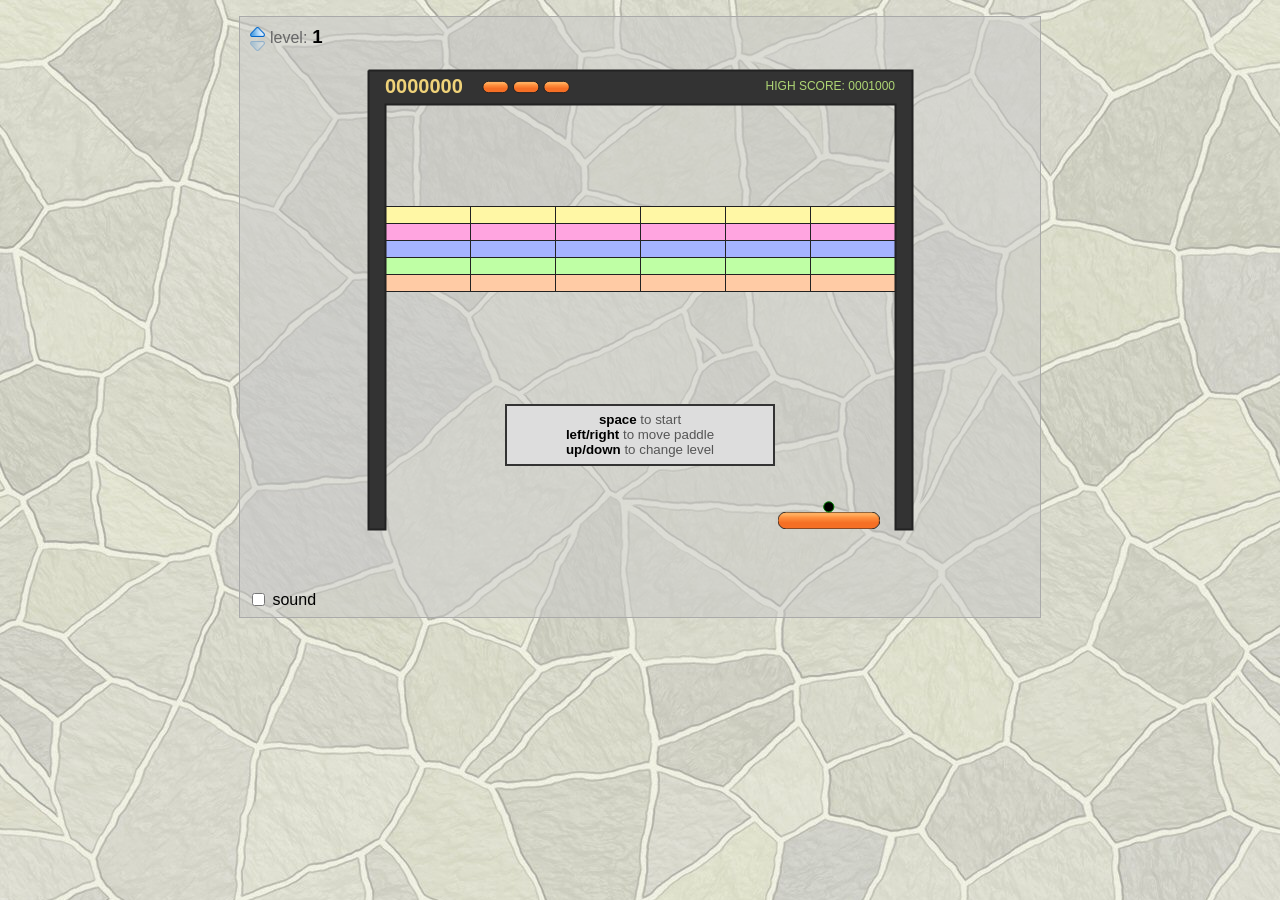
<file: android/app/src/main/assets/web/games/jgbreakout/index.html>
<!DOCTYPE html> 
<html>
<head>
  <title>Javascript Breakout</title>
  <meta http-equiv="Content-Type" content="text/html; charset=utf-8"/>
  <meta name="viewport" content="width=device-width", initial-scale=1.0, user-scalable="no"/>
  <link href="breakout.css" media="screen, print" rel="stylesheet" type="text/css" /> 
</head> 
 
<body> 


  <div id="breakout">
    <canvas id="canvas">
      <div class='unsupported'>
        Sorry, this example cannot be run because your browser does not support the &lt;canvas&gt; element
      </div>
    </canvas>
    <div id="levels">
      <img id="next" class="disabled" src="images/up.png"   title="next level">
      <img id="prev" class="disabled" src="images/down.png" title="previous level">
      <span id="label">level:</span><span id="level"></span>
    </div>
    <div id="controls">
      <input id='sound' type='checkbox' />
      <label for='sound'>sound</label>
    </div>
    <div id="instructions" style='display:none;'>
      <div class='keyboard'>
        <b>space</b> to start<br>
        <b>left/right</b> to move paddle<br>
        <b>up/down</b> to change level
      </div>
      <div class='touch'>
        <b>touch here</b> to start<br>
        <b>drag</b> paddle to move<br>
      </div>
    </div>
  </div>

  <script src="game.js"></script>
  <script src="breakout.js"></script>
  <script src="levels.js"></script>
  <script>
  Game.ready(function() {
    var game = Game.start('canvas', Breakout);
  });
  </script>

</body> 
</html>
</file>
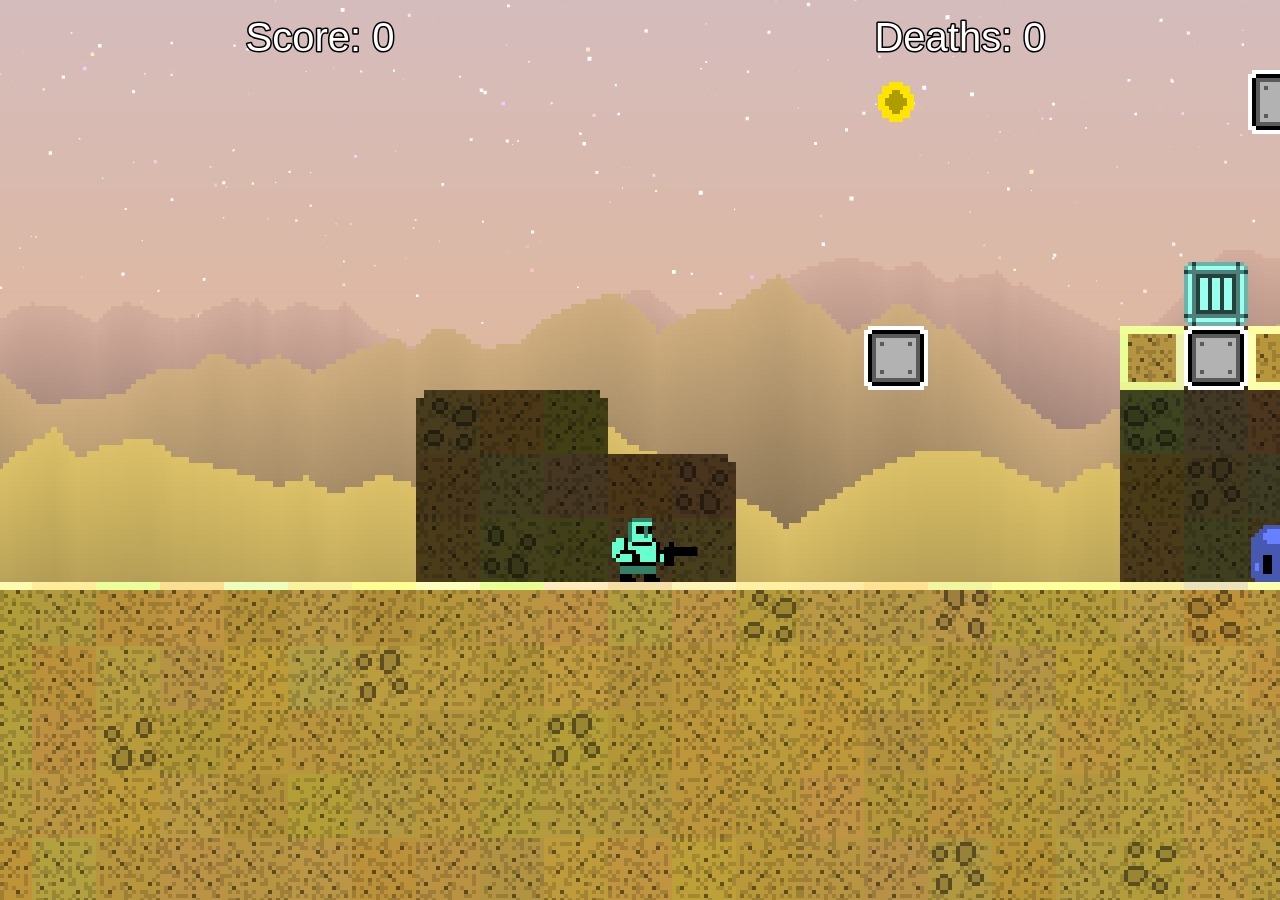
<file: android/app/src/main/assets/web/games/ljsplatformer/index.html>
<!DOCTYPE html><head>
<title>LittleJS Platforming Game</title>
<meta charset=utf-8>
<meta name=viewport content=width=device-width,height=device-height,initial-scale=1,maximum-scale=1>
<meta name=apple-mobile-web-app-capable content=yes>
<meta name=mobile-web-app-capable content=yes>
<link rel=icon type=image/png href=../favicon.png>
</head><body>
<script src=game.js type=module></script>
</file>
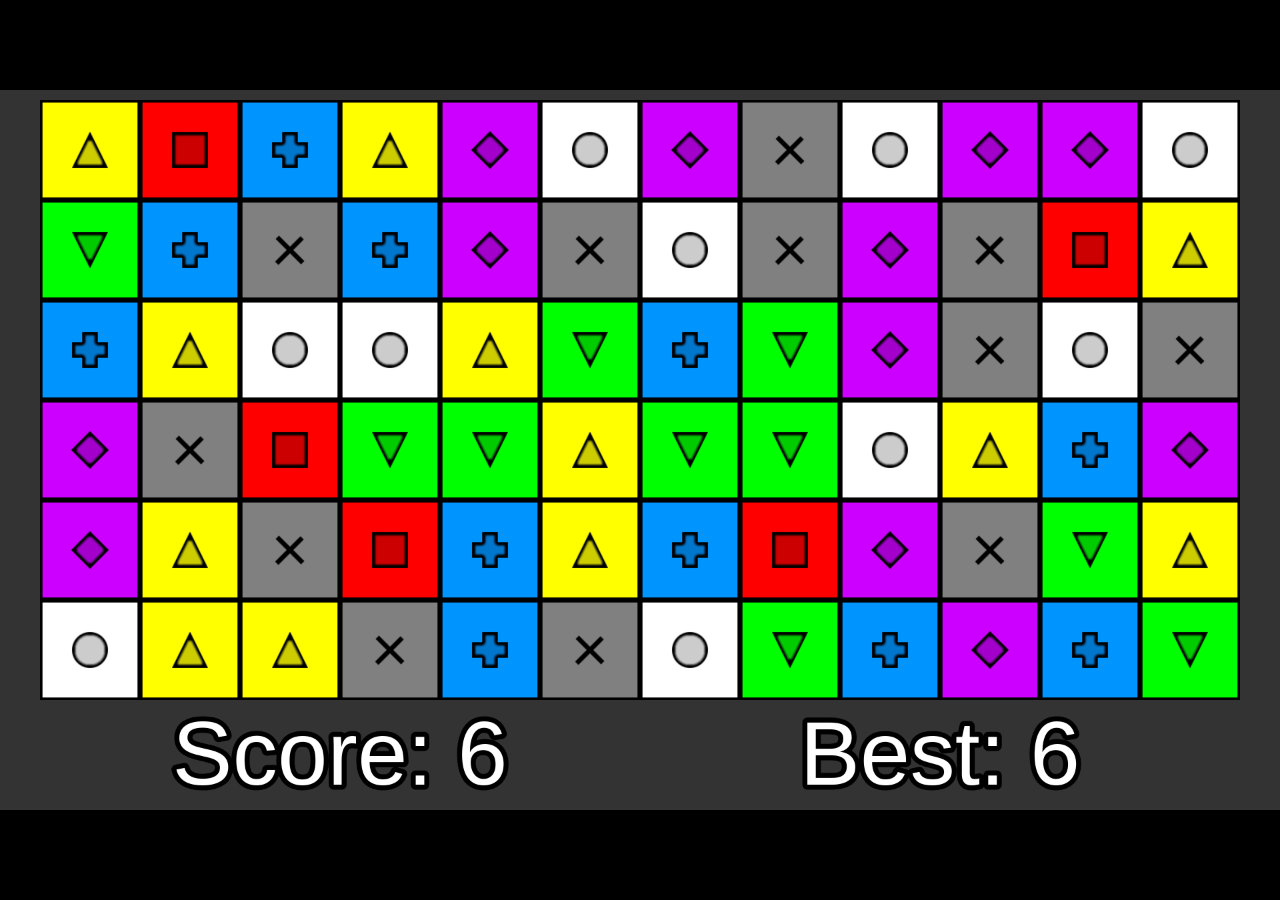
<file: android/app/src/main/assets/web/games/ljspuzzle/index.html>
<!DOCTYPE html><head>
<title>LittleJS Puzzle Game</title>
<meta charset=utf-8>
<meta name=viewport content=width=device-width,height=device-height,initial-scale=1,maximum-scale=1>
<meta name=apple-mobile-web-app-capable content=yes>
<meta name=mobile-web-app-capable content=yes>
<link rel=icon type=image/png href=../favicon.png>
</head><body>
<script src=game.js type=module></script>
</file>
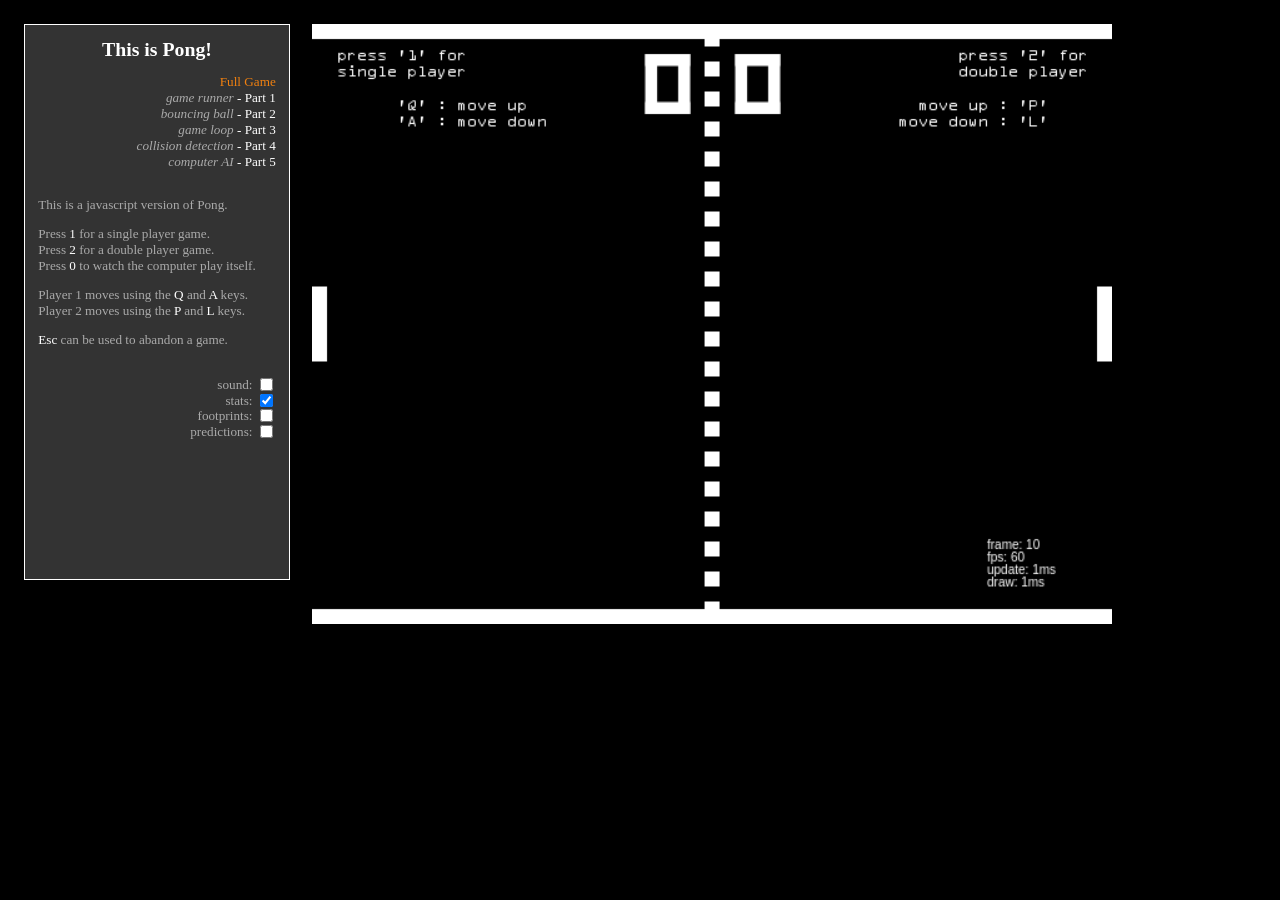
<file: android/app/src/main/assets/web/games/pong/index.html>
<!DOCTYPE html> 
<html>
<head>
  <title>Pong!</title> 
  <meta http-equiv="Content-Type" content="text/html; charset=utf-8"/> 
  <link href="pong.css" media="screen, print" rel="stylesheet" type="text/css" /> 
</head> 
 
<body> 

  <div id="sidebar">

    <h2>This is Pong!</h2>

    <ul class='parts'>
      <li><a href='/' class='selected'>Full Game</a></li>
      <li><a href='/part1'><i>game runner</i> - Part 1</a></li>
      <li><a href='/part2'><i>bouncing ball</i> - Part 2</a></li>
      <li><a href='/part3'><i>game loop</i> - Part 3</a></li>
      <li><a href='/part4'><i>collision detection</i> - Part 4</a></li>
      <li><a href='/part5'><i>computer AI</i> - Part 5</a></li>
    </ul>

    <div class='description'>
      <p>
        This is a javascript version of Pong.
      </p>
      <p>
        Press <b>1</b> for a single player game.<br>
        Press <b>2</b> for a double player game.<br>
        Press <b>0</b> to watch the computer play itself.
      </p>
      <p>
        Player 1 moves using the <b>Q</b> and <b>A</b> keys.<br>
        Player 2 moves using the <b>P</b> and <b>L</b> keys.
      </p>
      <p>
        <b>Esc</b> can be used to abandon a game.
      </p>
    </div>

    <div class='settings'>
      <label for='sound'>sound: </label>
      <input type='checkbox' id='sound'>
    </div>

    <div class='settings'>
      <label for='stats'>stats: </label>
      <input type='checkbox' id='stats' checked>
    </div>

    <div class='settings'>
      <label for='footprints'>footprints: </label>
      <input type='checkbox' id='footprints'>
    </div>

    <div class='settings'>
      <label for='predictions'>predictions: </label>
      <input type='checkbox' id='predictions'>
    </div>

  </div>

  <canvas id="game">
    <div id="unsupported">
      Sorry, this example cannot be run because your browser does not support the &lt;canvas&gt; element
    </div>
  </canvas>

  <script src="game.js" type="text/javascript"></script> 
  <script src="pong.js" type="text/javascript"></script>
  <script type="text/javascript">
  Game.ready(function() {

    var size        = document.getElementById('size');
    var sound       = document.getElementById('sound');
    var stats       = document.getElementById('stats');
    var footprints  = document.getElementById('footprints');
    var predictions = document.getElementById('predictions');

    var pong = Game.start('game', Pong, {
      sound:       sound.checked,
      stats:       stats.checked,
      footprints:  footprints.checked,
      predictions: predictions.checked
    });

    Game.addEvent(sound,       'change', function() { pong.enableSound(sound.checked);           });
    Game.addEvent(stats,       'change', function() { pong.showStats(stats.checked);             });
    Game.addEvent(footprints,  'change', function() { pong.showFootprints(footprints.checked);   });
    Game.addEvent(predictions, 'change', function() { pong.showPredictions(predictions.checked); });

  });
  </script>

</body> 
</html>
</file>
<file: android/app/src/main/assets/web/games/2048/style/main.css>
@import url(fonts/clear-sans.css);
html, body {
  margin: 0;
  padding: 0;
  background: #faf8ef;
  color: #776e65;
  font-family: "Clear Sans", "Helvetica Neue", Arial, sans-serif;
  font-size: 18px; }

body {
  margin: 80px 0; }

.heading:after {
  content: "";
  display: block;
  clear: both; }

h1.title {
  font-size: 80px;
  font-weight: bold;
  margin: 0;
  display: block;
  float: left; }

@-webkit-keyframes move-up {
  0% {
    top: 25px;
    opacity: 1; }

  100% {
    top: -50px;
    opacity: 0; } }
@-moz-keyframes move-up {
  0% {
    top: 25px;
    opacity: 1; }

  100% {
    top: -50px;
    opacity: 0; } }
@keyframes move-up {
  0% {
    top: 25px;
    opacity: 1; }

  100% {
    top: -50px;
    opacity: 0; } }
.scores-container {
  float: right;
  text-align: right; }

.score-container, .best-container {
  position: relative;
  display: inline-block;
  background: #bbada0;
  padding: 15px 25px;
  font-size: 25px;
  height: 25px;
  line-height: 47px;
  font-weight: bold;
  border-radius: 3px;
  color: white;
  margin-top: 8px;
  text-align: center; }
  .score-container:after, .best-container:after {
    position: absolute;
    width: 100%;
    top: 10px;
    left: 0;
    text-transform: uppercase;
    font-size: 13px;
    line-height: 13px;
    text-align: center;
    color: #eee4da; }
  .score-container .score-addition, .best-container .score-addition {
    position: absolute;
    right: 30px;
    color: red;
    font-size: 25px;
    line-height: 25px;
    font-weight: bold;
    color: rgba(119, 110, 101, 0.9);
    z-index: 100;
    -webkit-animation: move-up 600ms ease-in;
    -moz-animation: move-up 600ms ease-in;
    animation: move-up 600ms ease-in;
    -webkit-animation-fill-mode: both;
    -moz-animation-fill-mode: both;
    animation-fill-mode: both; }

.score-container:after {
  content: "Score"; }

.best-container:after {
  content: "Best"; }

p {
  margin-top: 0;
  margin-bottom: 10px;
  line-height: 1.65; }

a {
  color: #776e65;
  font-weight: bold;
  text-decoration: underline;
  cursor: pointer; }

strong.important {
  text-transform: uppercase; }

hr {
  border: none;
  border-bottom: 1px solid #d8d4d0;
  margin-top: 20px;
  margin-bottom: 30px; }

.container {
  width: 500px;
  margin: 0 auto; }

@-webkit-keyframes fade-in {
  0% {
    opacity: 0; }

  100% {
    opacity: 1; } }
@-moz-keyframes fade-in {
  0% {
    opacity: 0; }

  100% {
    opacity: 1; } }
@keyframes fade-in {
  0% {
    opacity: 0; }

  100% {
    opacity: 1; } }
.game-container {
  margin-top: 40px;
  position: relative;
  padding: 15px;
  cursor: default;
  -webkit-touch-callout: none;
  -ms-touch-callout: none;
  -webkit-user-select: none;
  -moz-user-select: none;
  -ms-user-select: none;
  -ms-touch-action: none;
  touch-action: none;
  background: #bbada0;
  border-radius: 6px;
  width: 500px;
  height: 500px;
  -webkit-box-sizing: border-box;
  -moz-box-sizing: border-box;
  box-sizing: border-box; }
  .game-container .game-message {
    display: none;
    position: absolute;
    top: 0;
    right: 0;
    bottom: 0;
    left: 0;
    background: rgba(238, 228, 218, 0.5);
    z-index: 100;
    text-align: center;
    -webkit-animation: fade-in 800ms ease 1200ms;
    -moz-animation: fade-in 800ms ease 1200ms;
    animation: fade-in 800ms ease 1200ms;
    -webkit-animation-fill-mode: both;
    -moz-animation-fill-mode: both;
    animation-fill-mode: both; }
    .game-container .game-message p {
      font-size: 60px;
      font-weight: bold;
      height: 60px;
      line-height: 60px;
      margin-top: 222px; }
    .game-container .game-message .lower {
      display: block;
      margin-top: 59px; }
    .game-container .game-message a {
      display: inline-block;
      background: #8f7a66;
      border-radius: 3px;
      padding: 0 20px;
      text-decoration: none;
      color: #f9f6f2;
      height: 40px;
      line-height: 42px;
      margin-left: 9px; }
      .game-container .game-message a.keep-playing-button {
        display: none; }
    .game-container .game-message.game-won {
      background: rgba(237, 194, 46, 0.5);
      color: #f9f6f2; }
      .game-container .game-message.game-won a.keep-playing-button {
        display: inline-block; }
    .game-container .game-message.game-won, .game-container .game-message.game-over {
      display: block; }

.grid-container {
  position: absolute;
  z-index: 1; }

.grid-row {
  margin-bottom: 15px; }
  .grid-row:last-child {
    margin-bottom: 0; }
  .grid-row:after {
    content: "";
    display: block;
    clear: both; }

.grid-cell {
  width: 106.25px;
  height: 106.25px;
  margin-right: 15px;
  float: left;
  border-radius: 3px;
  background: rgba(238, 228, 218, 0.35); }
  .grid-cell:last-child {
    margin-right: 0; }

.tile-container {
  position: absolute;
  z-index: 2; }

.tile, .tile .tile-inner {
  width: 107px;
  height: 107px;
  line-height: 107px; }
.tile.tile-position-1-1 {
  -webkit-transform: translate(0px, 0px);
  -moz-transform: translate(0px, 0px);
  -ms-transform: translate(0px, 0px);
  transform: translate(0px, 0px); }
.tile.tile-position-1-2 {
  -webkit-transform: translate(0px, 121px);
  -moz-transform: translate(0px, 121px);
  -ms-transform: translate(0px, 121px);
  transform: translate(0px, 121px); }
.tile.tile-position-1-3 {
  -webkit-transform: translate(0px, 242px);
  -moz-transform: translate(0px, 242px);
  -ms-transform: translate(0px, 242px);
  transform: translate(0px, 242px); }
.tile.tile-position-1-4 {
  -webkit-transform: translate(0px, 363px);
  -moz-transform: translate(0px, 363px);
  -ms-transform: translate(0px, 363px);
  transform: translate(0px, 363px); }
.tile.tile-position-2-1 {
  -webkit-transform: translate(121px, 0px);
  -moz-transform: translate(121px, 0px);
  -ms-transform: translate(121px, 0px);
  transform: translate(121px, 0px); }
.tile.tile-position-2-2 {
  -webkit-transform: translate(121px, 121px);
  -moz-transform: translate(121px, 121px);
  -ms-transform: translate(121px, 121px);
  transform: translate(121px, 121px); }
.tile.tile-position-2-3 {
  -webkit-transform: translate(121px, 242px);
  -moz-transform: translate(121px, 242px);
  -ms-transform: translate(121px, 242px);
  transform: translate(121px, 242px); }
.tile.tile-position-2-4 {
  -webkit-transform: translate(121px, 363px);
  -moz-transform: translate(121px, 363px);
  -ms-transform: translate(121px, 363px);
  transform: translate(121px, 363px); }
.tile.tile-position-3-1 {
  -webkit-transform: translate(242px, 0px);
  -moz-transform: translate(242px, 0px);
  -ms-transform: translate(242px, 0px);
  transform: translate(242px, 0px); }
.tile.tile-position-3-2 {
  -webkit-transform: translate(242px, 121px);
  -moz-transform: translate(242px, 121px);
  -ms-transform: translate(242px, 121px);
  transform: translate(242px, 121px); }
.tile.tile-position-3-3 {
  -webkit-transform: translate(242px, 242px);
  -moz-transform: translate(242px, 242px);
  -ms-transform: translate(242px, 242px);
  transform: translate(242px, 242px); }
.tile.tile-position-3-4 {
  -webkit-transform: translate(242px, 363px);
  -moz-transform: translate(242px, 363px);
  -ms-transform: translate(242px, 363px);
  transform: translate(242px, 363px); }
.tile.tile-position-4-1 {
  -webkit-transform: translate(363px, 0px);
  -moz-transform: translate(363px, 0px);
  -ms-transform: translate(363px, 0px);
  transform: translate(363px, 0px); }
.tile.tile-position-4-2 {
  -webkit-transform: translate(363px, 121px);
  -moz-transform: translate(363px, 121px);
  -ms-transform: translate(363px, 121px);
  transform: translate(363px, 121px); }
.tile.tile-position-4-3 {
  -webkit-transform: translate(363px, 242px);
  -moz-transform: translate(363px, 242px);
  -ms-transform: translate(363px, 242px);
  transform: translate(363px, 242px); }
.tile.tile-position-4-4 {
  -webkit-transform: translate(363px, 363px);
  -moz-transform: translate(363px, 363px);
  -ms-transform: translate(363px, 363px);
  transform: translate(363px, 363px); }

.tile {
  position: absolute;
  -webkit-transition: 100ms ease-in-out;
  -moz-transition: 100ms ease-in-out;
  transition: 100ms ease-in-out;
  -webkit-transition-property: -webkit-transform;
  -moz-transition-property: -moz-transform;
  transition-property: transform; }
  .tile .tile-inner {
    border-radius: 3px;
    background: #eee4da;
    text-align: center;
    font-weight: bold;
    z-index: 10;
    font-size: 55px; }
  .tile.tile-2 .tile-inner {
    background: #eee4da;
    box-shadow: 0 0 30px 10px rgba(243, 215, 116, 0), inset 0 0 0 1px rgba(255, 255, 255, 0); }
  .tile.tile-4 .tile-inner {
    background: #ede0c8;
    box-shadow: 0 0 30px 10px rgba(243, 215, 116, 0), inset 0 0 0 1px rgba(255, 255, 255, 0); }
  .tile.tile-8 .tile-inner {
    color: #f9f6f2;
    background: #f2b179; }
  .tile.tile-16 .tile-inner {
    color: #f9f6f2;
    background: #f59563; }
  .tile.tile-32 .tile-inner {
    color: #f9f6f2;
    background: #f67c5f; }
  .tile.tile-64 .tile-inner {
    color: #f9f6f2;
    background: #f65e3b; }
  .tile.tile-128 .tile-inner {
    color: #f9f6f2;
    background: #edcf72;
    box-shadow: 0 0 30px 10px rgba(243, 215, 116, 0.2381), inset 0 0 0 1px rgba(255, 255, 255, 0.14286);
    font-size: 45px; }
    @media screen and (max-width: 520px) {
      .tile.tile-128 .tile-inner {
        font-size: 25px; } }
  .tile.tile-256 .tile-inner {
    color: #f9f6f2;
    background: #edcc61;
    box-shadow: 0 0 30px 10px rgba(243, 215, 116, 0.31746), inset 0 0 0 1px rgba(255, 255, 255, 0.19048);
    font-size: 45px; }
    @media screen and (max-width: 520px) {
      .tile.tile-256 .tile-inner {
        font-size: 25px; } }
  .tile.tile-512 .tile-inner {
    color: #f9f6f2;
    background: #edc850;
    box-shadow: 0 0 30px 10px rgba(243, 215, 116, 0.39683), inset 0 0 0 1px rgba(255, 255, 255, 0.2381);
    font-size: 45px; }
    @media screen and (max-width: 520px) {
      .tile.tile-512 .tile-inner {
        font-size: 25px; } }
  .tile.tile-1024 .tile-inner {
    color: #f9f6f2;
    background: #edc53f;
    box-shadow: 0 0 30px 10px rgba(243, 215, 116, 0.47619), inset 0 0 0 1px rgba(255, 255, 255, 0.28571);
    font-size: 35px; }
    @media screen and (max-width: 520px) {
      .tile.tile-1024 .tile-inner {
        font-size: 15px; } }
  .tile.tile-2048 .tile-inner {
    color: #f9f6f2;
    background: #edc22e;
    box-shadow: 0 0 30px 10px rgba(243, 215, 116, 0.55556), inset 0 0 0 1px rgba(255, 255, 255, 0.33333);
    font-size: 35px; }
    @media screen and (max-width: 520px) {
      .tile.tile-2048 .tile-inner {
        font-size: 15px; } }
  .tile.tile-super .tile-inner {
    color: #f9f6f2;
    background: #3c3a32;
    font-size: 30px; }
    @media screen and (max-width: 520px) {
      .tile.tile-super .tile-inner {
        font-size: 10px; } }

@-webkit-keyframes appear {
  0% {
    opacity: 0;
    -webkit-transform: scale(0);
    -moz-transform: scale(0);
    -ms-transform: scale(0);
    transform: scale(0); }

  100% {
    opacity: 1;
    -webkit-transform: scale(1);
    -moz-transform: scale(1);
    -ms-transform: scale(1);
    transform: scale(1); } }
@-moz-keyframes appear {
  0% {
    opacity: 0;
    -webkit-transform: scale(0);
    -moz-transform: scale(0);
    -ms-transform: scale(0);
    transform: scale(0); }

  100% {
    opacity: 1;
    -webkit-transform: scale(1);
    -moz-transform: scale(1);
    -ms-transform: scale(1);
    transform: scale(1); } }
@keyframes appear {
  0% {
    opacity: 0;
    -webkit-transform: scale(0);
    -moz-transform: scale(0);
    -ms-transform: scale(0);
    transform: scale(0); }

  100% {
    opacity: 1;
    -webkit-transform: scale(1);
    -moz-transform: scale(1);
    -ms-transform: scale(1);
    transform: scale(1); } }
.tile-new .tile-inner {
  -webkit-animation: appear 200ms ease 100ms;
  -moz-animation: appear 200ms ease 100ms;
  animation: appear 200ms ease 100ms;
  -webkit-animation-fill-mode: backwards;
  -moz-animation-fill-mode: backwards;
  animation-fill-mode: backwards; }

@-webkit-keyframes pop {
  0% {
    -webkit-transform: scale(0);
    -moz-transform: scale(0);
    -ms-transform: scale(0);
    transform: scale(0); }

  50% {
    -webkit-transform: scale(1.2);
    -moz-transform: scale(1.2);
    -ms-transform: scale(1.2);
    transform: scale(1.2); }

  100% {
    -webkit-transform: scale(1);
    -moz-transform: scale(1);
    -ms-transform: scale(1);
    transform: scale(1); } }
@-moz-keyframes pop {
  0% {
    -webkit-transform: scale(0);
    -moz-transform: scale(0);
    -ms-transform: scale(0);
    transform: scale(0); }

  50% {
    -webkit-transform: scale(1.2);
    -moz-transform: scale(1.2);
    -ms-transform: scale(1.2);
    transform: scale(1.2); }

  100% {
    -webkit-transform: scale(1);
    -moz-transform: scale(1);
    -ms-transform: scale(1);
    transform: scale(1); } }
@keyframes pop {
  0% {
    -webkit-transform: scale(0);
    -moz-transform: scale(0);
    -ms-transform: scale(0);
    transform: scale(0); }

  50% {
    -webkit-transform: scale(1.2);
    -moz-transform: scale(1.2);
    -ms-transform: scale(1.2);
    transform: scale(1.2); }

  100% {
    -webkit-transform: scale(1);
    -moz-transform: scale(1);
    -ms-transform: scale(1);
    transform: scale(1); } }
.tile-merged .tile-inner {
  z-index: 20;
  -webkit-animation: pop 200ms ease 100ms;
  -moz-animation: pop 200ms ease 100ms;
  animation: pop 200ms ease 100ms;
  -webkit-animation-fill-mode: backwards;
  -moz-animation-fill-mode: backwards;
  animation-fill-mode: backwards; }

.above-game:after {
  content: "";
  display: block;
  clear: both; }

.game-intro {
  float: left;
  line-height: 42px;
  margin-bottom: 0; }

.restart-button {
  display: inline-block;
  background: #8f7a66;
  border-radius: 3px;
  padding: 0 20px;
  text-decoration: none;
  color: #f9f6f2;
  height: 40px;
  line-height: 42px;
  display: block;
  text-align: center;
  float: right; }

.game-explanation {
  margin-top: 50px; }

@media screen and (max-width: 520px) {
  html, body {
    font-size: 15px; }

  body {
    margin: 20px 0;
    padding: 0 20px; }

  h1.title {
    font-size: 27px;
    margin-top: 15px; }

  .container {
    width: 280px;
    margin: 0 auto; }

  .score-container, .best-container {
    margin-top: 0;
    padding: 15px 10px;
    min-width: 40px; }

  .heading {
    margin-bottom: 10px; }

  .game-intro {
    width: 55%;
    display: block;
    box-sizing: border-box;
    line-height: 1.65; }

  .restart-button {
    width: 42%;
    padding: 0;
    display: block;
    box-sizing: border-box;
    margin-top: 2px; }

  .game-container {
    margin-top: 17px;
    position: relative;
    padding: 10px;
    cursor: default;
    -webkit-touch-callout: none;
    -ms-touch-callout: none;
    -webkit-user-select: none;
    -moz-user-select: none;
    -ms-user-select: none;
    -ms-touch-action: none;
    touch-action: none;
    background: #bbada0;
    border-radius: 6px;
    width: 280px;
    height: 280px;
    -webkit-box-sizing: border-box;
    -moz-box-sizing: border-box;
    box-sizing: border-box; }
    .game-container .game-message {
      display: none;
      position: absolute;
      top: 0;
      right: 0;
      bottom: 0;
      left: 0;
      background: rgba(238, 228, 218, 0.5);
      z-index: 100;
      text-align: center;
      -webkit-animation: fade-in 800ms ease 1200ms;
      -moz-animation: fade-in 800ms ease 1200ms;
      animation: fade-in 800ms ease 1200ms;
      -webkit-animation-fill-mode: both;
      -moz-animation-fill-mode: both;
      animation-fill-mode: both; }
      .game-container .game-message p {
        font-size: 60px;
        font-weight: bold;
        height: 60px;
        line-height: 60px;
        margin-top: 222px; }
      .game-container .game-message .lower {
        display: block;
        margin-top: 59px; }
      .game-container .game-message a {
        display: inline-block;
        background: #8f7a66;
        border-radius: 3px;
        padding: 0 20px;
        text-decoration: none;
        color: #f9f6f2;
        height: 40px;
        line-height: 42px;
        margin-left: 9px; }
        .game-container .game-message a.keep-playing-button {
          display: none; }
      .game-container .game-message.game-won {
        background: rgba(237, 194, 46, 0.5);
        color: #f9f6f2; }
        .game-container .game-message.game-won a.keep-playing-button {
          display: inline-block; }
      .game-container .game-message.game-won, .game-container .game-message.game-over {
        display: block; }

  .grid-container {
    position: absolute;
    z-index: 1; }

  .grid-row {
    margin-bottom: 10px; }
    .grid-row:last-child {
      margin-bottom: 0; }
    .grid-row:after {
      content: "";
      display: block;
      clear: both; }

  .grid-cell {
    width: 57.5px;
    height: 57.5px;
    margin-right: 10px;
    float: left;
    border-radius: 3px;
    background: rgba(238, 228, 218, 0.35); }
    .grid-cell:last-child {
      margin-right: 0; }

  .tile-container {
    position: absolute;
    z-index: 2; }

  .tile, .tile .tile-inner {
    width: 58px;
    height: 58px;
    line-height: 58px; }
  .tile.tile-position-1-1 {
    -webkit-transform: translate(0px, 0px);
    -moz-transform: translate(0px, 0px);
    -ms-transform: translate(0px, 0px);
    transform: translate(0px, 0px); }
  .tile.tile-position-1-2 {
    -webkit-transform: translate(0px, 67px);
    -moz-transform: translate(0px, 67px);
    -ms-transform: translate(0px, 67px);
    transform: translate(0px, 67px); }
  .tile.tile-position-1-3 {
    -webkit-transform: translate(0px, 135px);
    -moz-transform: translate(0px, 135px);
    -ms-transform: translate(0px, 135px);
    transform: translate(0px, 135px); }
  .tile.tile-position-1-4 {
    -webkit-transform: translate(0px, 202px);
    -moz-transform: translate(0px, 202px);
    -ms-transform: translate(0px, 202px);
    transform: translate(0px, 202px); }
  .tile.tile-position-2-1 {
    -webkit-transform: translate(67px, 0px);
    -moz-transform: translate(67px, 0px);
    -ms-transform: translate(67px, 0px);
    transform: translate(67px, 0px); }
  .tile.tile-position-2-2 {
    -webkit-transform: translate(67px, 67px);
    -moz-transform: translate(67px, 67px);
    -ms-transform: translate(67px, 67px);
    transform: translate(67px, 67px); }
  .tile.tile-position-2-3 {
    -webkit-transform: translate(67px, 135px);
    -moz-transform: translate(67px, 135px);
    -ms-transform: translate(67px, 135px);
    transform: translate(67px, 135px); }
  .tile.tile-position-2-4 {
    -webkit-transform: translate(67px, 202px);
    -moz-transform: translate(67px, 202px);
    -ms-transform: translate(67px, 202px);
    transform: translate(67px, 202px); }
  .tile.tile-position-3-1 {
    -webkit-transform: translate(135px, 0px);
    -moz-transform: translate(135px, 0px);
    -ms-transform: translate(135px, 0px);
    transform: translate(135px, 0px); }
  .tile.tile-position-3-2 {
    -webkit-transform: translate(135px, 67px);
    -moz-transform: translate(135px, 67px);
    -ms-transform: translate(135px, 67px);
    transform: translate(135px, 67px); }
  .tile.tile-position-3-3 {
    -webkit-transform: translate(135px, 135px);
    -moz-transform: translate(135px, 135px);
    -ms-transform: translate(135px, 135px);
    transform: translate(135px, 135px); }
  .tile.tile-position-3-4 {
    -webkit-transform: translate(135px, 202px);
    -moz-transform: translate(135px, 202px);
    -ms-transform: translate(135px, 202px);
    transform: translate(135px, 202px); }
  .tile.tile-position-4-1 {
    -webkit-transform: translate(202px, 0px);
    -moz-transform: translate(202px, 0px);
    -ms-transform: translate(202px, 0px);
    transform: translate(202px, 0px); }
  .tile.tile-position-4-2 {
    -webkit-transform: translate(202px, 67px);
    -moz-transform: translate(202px, 67px);
    -ms-transform: translate(202px, 67px);
    transform: translate(202px, 67px); }
  .tile.tile-position-4-3 {
    -webkit-transform: translate(202px, 135px);
    -moz-transform: translate(202px, 135px);
    -ms-transform: translate(202px, 135px);
    transform: translate(202px, 135px); }
  .tile.tile-position-4-4 {
    -webkit-transform: translate(202px, 202px);
    -moz-transform: translate(202px, 202px);
    -ms-transform: translate(202px, 202px);
    transform: translate(202px, 202px); }

  .tile .tile-inner {
    font-size: 35px; }

  .game-message p {
    font-size: 30px !important;
    height: 30px !important;
    line-height: 30px !important;
    margin-top: 90px !important; }
  .game-message .lower {
    margin-top: 30px !important; } }
</file>
<file: android/app/src/main/assets/web/games/alieninv/base.css>
/* http://meyerweb.com/eric/tools/css/reset/ 
   v2.0 | 20110126
   License: none (public domain)
*/

html, body, div, span, applet, object, iframe,
h1, h2, h3, h4, h5, h6, p, blockquote, pre,
a, abbr, acronym, address, big, cite, code,
del, dfn, em, img, ins, kbd, q, s, samp,
small, strike, strong, sub, sup, tt, var,
b, u, i, center,
dl, dt, dd, ol, ul, li,
fieldset, form, label, legend,
table, caption, tbody, tfoot, thead, tr, th, td,
article, aside, canvas, details, embed, 
figure, figcaption, footer, header, hgroup, 
menu, nav, output, ruby, section, summary,
time, mark, audio, video {
	margin: 0;
	padding: 0;
	border: 0;
	font-size: 100%;
	font: inherit;
	vertical-align: baseline;
}
/* HTML5 display-role reset for older browsers */
article, aside, details, figcaption, figure, 
footer, header, hgroup, menu, nav, section {
	display: block;
}
body {
	line-height: 1;
}
ol, ul {
	list-style: none;
}
blockquote, q {
	quotes: none;
}
blockquote:before, blockquote:after,
q:before, q:after {
	content: '';
	content: none;
}
table {
	border-collapse: collapse;
	border-spacing: 0;
}


/* Center the container */
#container {
  padding-top:50px;
  margin:0 auto;
  width:480px;
}

/* Give canvas a background */
canvas {
  background-color:black;

}
</file>
<file: android/app/src/main/assets/web/games/hexgl/css/multi.css>
@-webkit-keyframes anim {
  0%   { -webkit-transform: translateY(10px) }
  50% { -webkit-transform: translateY(-10px) }
  100% { -webkit-transform: translateY(10px) }
}
@-moz-keyframes anim {
  0%   { -moz-transform: translateY(10px) }
  50% { -moz-transform: translateY(-10px) }
  100% { -moz-transform: translateY(10px) }
}
@-o-keyframes anim {
  0%   { -o-transform: translateY(10px) }
  50% { -o-transform: translateY(-10px) }
  100% { -o-transform: translateY(10px) }
}
@keyframes anim {
  0%   { transform: translateY(10px) }
  50% { transform: translateY(-10px) }
  100% { transform: translateY(10px) }
}

@-webkit-keyframes animbg {
  0%   { -webkit-transform: translateY(5px) }
  50% { -webkit-transform: translateY(-5px) }
  100% { -webkit-transform: translateY(5px) }
}
@-moz-keyframes animbg {
  0%   { -moz-transform: translateY(5px) }
  50% { -moz-transform: translateY(-5px) }
  100% { -moz-transform: translateY(5px) }
}
@-o-keyframes animbg {
  0%   { -o-transform: translateY(5px) }
  50% { -o-transform: translateY(-5px) }
  100% { -o-transform: translateY(5px) }
}
@keyframes animbg {
  0%   { transform: translateY(5px) }
  50% { transform: translateY(-5px) }
  100% { transform: translateY(5px) }
}

* {
  -webkit-touch-callout: none;
  -webkit-user-select: none;
  -khtml-user-select: none;
  -moz-user-select: none;
  -ms-user-select: none;
  user-select: none;
}

html, body {
  overflow: hidden;
  font-family: 'BebasNeueRegular', arial, sans-serif;
  background: white;
}

#global {
  position: absolute;
  top: 0;
  right: 0;
  bottom: 0;
  left: 0;
  z-index: 0;
  background: url('bg.jpg') no-repeat center center fixed;
  overflow: hidden;
  text-align: center;
  -moz-background-size: cover;
  -webkit-background-size: cover;
  -ms-background-size: cover;
  -o-background-size: cover;
  background-size: cover;
  -webkit-transform: translateZ(0);
  -moz-transform: translateZ(0);
  -o-transform: translateZ(0);
  transform: translateZ(0);
  -webkit-animation: animbg 3s ease-in-out infinite;
  -moz-animation: animbg 3s ease-in-out infinite;
  -o-animation: animbg 3s ease-in-out infinite;
  animation: animbg 3s ease-in-out infinite;
}

#title {
  position: absolute;
  top: 5%;
  right: 0;
  bottom: 5%;
  left: 0;
  z-index: 1;
  background: url('title.png') no-repeat center top;
  -moz-background-size: auto 50%;
  -webkit-background-size: auto 50%;
  -ms-background-size: auto 50%;
  -o-background-size: auto 50%;
  background-size: auto 50%;
  -webkit-transform: translateZ(0);
  -moz-transform: translateZ(0);
  -o-transform: translateZ(0);
  transform: translateZ(0);
  -webkit-animation: anim 3s ease-in-out infinite;
  -moz-animation: anim 3s ease-in-out infinite;
  -o-animation: anim 3s ease-in-out infinite;
  animation: anim 3s ease-in-out infinite;
}

#menucontainer {
  position: absolute;
  top: auto;
  right: 0;
  bottom: 10%;
  left: 0;
  z-index: 2;
}

#menu {
  position: relative;
  display: block;
  width: 100%;
  max-width: 600px;
  margin: auto;
  text-align: center;
  font-size: 2em;
  font-family: 'BebasNeueRegular', arial, sans-serif;
  text-transform: uppercase;
  color: #4190bb;
}

#menu div {
  padding: 0.1em 0 0 0;
  margin: 0 0;
  cursor: pointer;
  -moz-text-shadow: 0 0 10px rgb(255,255,255);
  -webkit-text-shadow: 0 0 10px rgb(255,255,255);
  text-shadow: 0 0 10px rgb(255,255,255);
  -webkit-transform-origin-y: 50%;
  -webkit-transition: -webkit-transform 0.2s;
  -webkit-transform: translateZ(0px) scaleY(0.8);
  transform-origin-y: 50%;
  transition: transform 0.2s ease;
  transform: translateZ(0px) scaleY(0.8);
  background: url([data-uri]);
  background: -moz-linear-gradient(left, rgba(255,255,255,0) 0%, rgba(255,255,255,0.5) 40%, rgba(255,255,255,0.5) 60%, rgba(255,255,255,0) 100%); /* FF3.6+ */
  background: -webkit-gradient(linear, left top, right top, color-stop(0%,rgba(255,255,255,0)), color-stop(40%,rgba(255,255,255,0.5)), color-stop(60%,rgba(255,255,255,0.5)), color-stop(100%,rgba(255,255,255,0))); /* Chrome,Safari4+ */
  background: -webkit-linear-gradient(left, rgba(255,255,255,0) 0%,rgba(255,255,255,0.5) 40%,rgba(255,255,255,0.5) 60%,rgba(255,255,255,0) 100%); /* Chrome10+,Safari5.1+ */
  background: -o-linear-gradient(left, rgba(255,255,255,0) 0%,rgba(255,255,255,0.5) 40%,rgba(255,255,255,0.5) 60%,rgba(255,255,255,0) 100%); /* Opera 11.10+ */
  background: -ms-linear-gradient(left, rgba(255,255,255,0) 0%,rgba(255,255,255,0.5) 40%,rgba(255,255,255,0.5) 60%,rgba(255,255,255,0) 100%); /* IE10+ */
  background: linear-gradient(to right, rgba(255,255,255,0) 0%,rgba(255,255,255,0.5) 40%,rgba(255,255,255,0.5) 60%,rgba(255,255,255,0) 100%); /* W3C */
}

#menu div:hover {
  color: #f66439;
  -webkit-transform: scaleY(1.0);
  transform: scaleY(1.1);
}

#start {
  font-size: 1.8em;
  color: #f66439;
}

#start:hover {
  color: #f8854b !important;
}

#step-2 {
  position: absolute;
  top: 0;
  right: 0;
  bottom: 0;
  left: 0;
  background: black;
  vertical-align: bottom;
  text-align: center;
  padding: 20px;
  color: white;
  font-size: 2em;
  background-repeat: no-repeat;
  background-position: center center;
  -moz-background-size: 60% auto;
  -webkit-background-size: 60% auto;
  -ms-background-size: 60% auto;
  -o-background-size: 60% auto;
  background-size: 60% auto;
}

#step-3 {
  position: absolute;
  top: 0;
  right: 0;
  bottom: 0;
  left: 0;
  background: black;
}

#step-3 #progressbar {
  position: absolute;
  top: 0;
  right: auto;
  bottom: 0;
  left: 0;
  width: 0%;
  background: white;
}

#step-5 {
  position: absolute;
  top: 0;
  right: 0;
  bottom: 0;
  left: 0;
  background: black;
  text-align: center;
  padding: 100px 20px;
  color: white;
  font-size: 2em;
}

#step-5 #time {
  font-size: 4em
}

#leapinfo {
  position: absolute;
  top: 0;
  right: 0;
  bottom: 0;
  left: 0;
  background: rgba(0,0,0,0.8);
  color: white;
  text-align: center;
  font-size: 3em;
  padding-top: 200px;
  z-index: 999999;
}

#credits {
  position: absolute;
  top: 0;
  right: 0;
  bottom: 0;
  left: 0;
  z-index: 9999;
  background: black;
  overflow-y: auto;
  text-align: center;
  color: white;
  font-size: 1.1em;
  padding: 40px 20px;
}

#credits h3 {
  font-size: 2em;
  color: #666;
}

#credits b {
  font-size: 1.2em;
  color: #bbb;
}

#credits h4 {
  color: #555;
  font-size: 1.2em;
}
</file>
<file: android/app/src/main/assets/web/games/hexgl/css/fonts.css>
/* Generated by Font Squirrel (http://www.fontsquirrel.com) on July 28, 2012 03:24:04 PM America/New_York */



@font-face {
    font-family: 'BebasNeueRegular';
    src: url('BebasNeue-webfont.eot');
    src: url('BebasNeue-webfont.eot?#iefix') format('embedded-opentype'),
         url('BebasNeue-webfont.woff') format('woff'),
         url('BebasNeue-webfont.ttf') format('truetype'),
         url('BebasNeue-webfont.svg#BebasNeueRegular') format('svg');
    font-weight: normal;
    font-style: normal;

}
</file>
<file: android/app/src/main/assets/web/games/hextris/style/style.css>
* {
	-webkit-touch-callout:none;
	-webkit-user-select:none;
	-khtml-user-select:none;
	-moz-user-select:none;
	-ms-user-select:none;
	user-select:none;
	padding:0;
	margin:0;
	-webkit-tap-highlight-color:rgba(0,0,0,0);
}
#HIGHSCORE {
	position:absolute;
	left:50%;
	width:250px;
	overflow:visible;
	margin-left:-175px;
	font-family:Exo;

}
#container {
	color:#232323;
	position:absolute;
	left:50%;
	top:calc(50%);
	text-align:center;
	transform:translate(-50%, -50%);
	font-family:Exo;
	-webkit-transform:translate(-50%, -50%);
	-moz-transform:translate(-50%, -50%);
	-ms-transform:translate(-50%, -50%);
    display:none;
}
.tweet {
	font-size:2rem;
	color:#4099FF;
}
@media only screen and (min-device-width:320px) and (max-device-width:480px) {
	.tweet{
		font-size:1rem;
	}
}
a {
	color:#232323;
}
.navbar {
	width:80%;
	margin:0 auto;
	padding:2.5vmin 0;
	text-align:center;
}
.navbar li {
	display:inline-block;
	text-align:center;
	width:calc(33% - 1.25vmin);
}

#title {
	color:#ecf0f1;
	font-size:6vmin;
}

#score {
	font-size:4vmin;
	text-align:center;
	width:30%;
}

#highscores {
	text-align:center;
	list-style:none;
}

.not-visible {
	display:none;
}

button {
	color:#ecf0f1;
	background-color:rgba(0,0,0,0);
	border:0;
}

button:focus {
	outline:0;
}

#openSideBar {
	position:fixed;
	margin-top:6px;
	width:72px;
	height:72px;
	margin-left:11px;
	z-index:3003;
	color:#232323;
	cursor:pointer;
	top:0;
	left:0;

}


#pauseBtn {
	display:none;
	position:fixed;
	margin-bottom:7px;
	width:72px;
	height:72px;
	margin-right:11px;
	z-index:3000;
	color:#232323;
	cursor:pointer;
	right:0;
	bottom:0;
	z-index:99;
}

#restartBtn {
	display:none;
	position:fixed;
	margin-bottom:7px;
	width:72px;
	height:72px;
	margin-left:11px;
	z-index:3000;
	color:#232323;
	cursor:pointer;
	bottom:0;
	z-index:99;
}
#startBtn {
	position:absolute;
	left:40%;
	top:38%;
	height:25%;
	width:25%;
	z-index:99999999;
	cursor:pointer;
}

#helpScreen {
	height:100%;
	width:100%;
	z-index:3001;
	position:fixed;
	top:0;
	margin:0;
	font-size:15px;
	text-align:center;
	display:none;
	color:#232323;
	background-color:rgba(236,240,241,1);
}

#colorBlindBtn {
	position:absolute;
	width:120px;
	height:20px;
	z-index:9999;
	left:47%;
	top:65%;
	font-size:15px;
	text-align:center;
	color:#232323;
	cursor:pointer;
}

#inst_main_body {
	padding:0px;
	font-size:1.2em;
	left:50%;
	top:50%;
	position: absolute;
	text-align:left;
	max-width:400px;
	/*margin-top:30px;*/
	transform:translate(-50%, -50%);
	-webkit-transform:translate(-50%, -50%);
	-moz-transform:translate(-50%, -50%);
	-ms-transform:translate(-50%, -50%);
}

#inst_main_body > a {
	font-weight:bold;
}

#inst_main_body > hr {
	width:100%;
	color:#232323;
	background-color:#232323;
	height:1px;
	border:0;
}

#inst_main_body > p {
	margin-bottom:15px;
}

#instructions_head {
	text-align:center;
	font-size:1.5em;
	padding-bottom:4px;
}


#highScoreInGameTextHeader {
	color: #bdc3c7;
	width:100%;
}

#highScoreInGameText {
	position: absolute;
	top:10px;
	text-align: center;
	width:200px;
	left:50%;
	margin-left:-100px;
}

#currentHighScore {
	color: #2c3e50;
	width:100%;
	margin-top: -5px;
	font-size:2em;
}

@media only screen and (max-device-width:480px) {
	#helpScreen {
		position:fixed;
		top:2px;
		padding-top:20px;
		margin:0;
		width:100%;
		height:100%;
		font-size:13px;
		text-align:center;
	}
	#inst_main_body {
		width:calc(100% - 70px);
		transform:translate(-50%, -50%);
		-webkit-transform:translate(-50%, -50%);
		-moz-transform:translate(-50%, -50%);
		-ms-transform:translate(-50%, -50%);
	}
	#instructions_head {
		padding-left:0%;
	}
	#openSideBar{
		width:60px;
		height:60px;
	}
	#pauseBtn {
		width:60px;
		height:60px;
	}
	#restartBtn {
		width:60px;
		height:60px;
	}
}

.overlay {
	position:absolute;
	height:20%;
	width:100%;
	left:50%;
	top:50%;
	margin-left:-50%;
	margin-top:-10%;
	z-index:3000;
	color:#232323;
	text-align:center;
}

.helpText {
	z-index:3001;
}

.centeredHeader {
	font-size:5vw; 
	text-align:center;
	line-height:4rem;
}

.centeredSubHeader {
	font-size:2.2rem; 
	line-height:1em;
	text-align:center;
}

.centeredSubSubHeader {
	font-size:1.4rem; 
	text-align:center;
}

#buttonCont {
	position:absolute; 
	left:50%;
	width:310px;
	margin-left:-8px;
	transform:translate(-50%, 0%);
	-webkit-transform:translate(-50%, 0%);
	-moz-transform:translate(-50%, 0%);
	-ms-transform:translate(-50%, 0%);
}

@media only screen and (orientation:landscape) {
	#buttonCont {
		bottom:calc(50vh - 19vh - 36px);
	}
	#container {
		top:calc(50vh - 11vh);
	}
}

@media only screen and (orientation:portrait) {
	#buttonCont {
		bottom:calc(50vh - 19vw - 36px);
	}
	#container {
		top:calc(50vh - 11vw);
	}
}

@media only screen and (min-device-width:320px) and (max-device-width:600px) {
	.centeredHeader {
		font-size:2rem; 
		text-align:center;
		line-height:0.6rem;
	}

	.centeredSubHeader {
		font-size:1rem; 
		text-align:center;
	}

	.overlay {
		margin-top:-20%;
	}

	#buttonCont {
		width:280px;
	}

	@media only screen and (orientation:landscape) {
		#buttonCont {
			bottom:119px;
		}
	}

	@media only screen and (orientation:portrait) {
		#buttonCont {
			bottom:119px;
		}
	}
}
.blur {
	opacity:0.1;
}

* {
	padding:0;
	margin:0;
}

body {
	color:#ecf0f1;
	font-family:'Exo', sans-serif;
	background-color:#ecf0f1;
}

#clickToExit {
	cursor:pointer;
}

#canvas {
	transition:all 0.5s ease;
	position:absolute;
	left:0;
	right:0;
	height:100%;
	width:100%;
	background-color:#ecf0f1;
	z-index:0;
}
#title {
	z-index:99;
	margin-top:20px;
	color:#2c3e50;
}

#gameoverscreen {
	/*display:none;*/
}

#restart{
	display:none;
	cursor:pointer !important;
	margin:0;
	padding:0;
	bottom:15px;
	position:absolute;
	left:calc(50% - 124px);
	transform:translate(-50%, 0%);
	-webkit-transform:translate(-50%, 0%);
	-moz-transform:translate(-50%, 0%);
	-ms-transform:translate(-50%, 0%);
	margin-bottom:-3.5px;
}

#socialShare{
	display:none;
	margin:0;
	padding:0;
	bottom:0;
	margin-bottom: 6.5px;
	position:absolute;
	left:calc(50% + 30px);
	transform:translate(-50%, 0%);
	-webkit-transform:translate(-50%, 0%);
	-moz-transform:translate(-50%, 0%);
	-ms-transform:translate(-50%, 0%);
    padding-bottom: 2px;
}

.unselectable {
	-webkit-touch-callout:none;
	-webkit-user-select:none;
	-khtml-user-select:none;
	-moz-user-select:none;
	-ms-user-select:none;
	user-select:none;
}
#afterhr {
	margin:0;
	padding:0;
	margin-bottom:-10px;
	padding-bottom:-10px;
}
body {
	overflow:hidden;
}
#gameoverscreen {
	padding:8px;
}
@font-face {
	font-family:Exo;
	font-weight:light;
	src:url("./fonts/Exo2-ExtraLight.otf") format("opentype");
}

@font-face {
	font-family:Exo;
	src:url("./fonts/Exo2-Regular.otf") format("opentype");
}

@font-face {
	font-family:Exo;
	font-weight:bold;
	src:url("./fonts/Exo2-SemiBold.otf") format("opentype");
}

.GOTitle {
	font-weight:bold;
	font-size:24.2000px;
}

.scoreNum {
	font-weight:normal ! important;
}

#cScore {
	font-size:60.5000px;
	font-weight:light;
	margin-bottom:5px;
	margin-top:-10px;
}

#highScoresTitle {
	margin-bottom:2px;
}

.score {
	font-weight:light;
	line-height:18px;
}




#bottomContainer {
	position:absolute;
	width:100%;
	bottom:0px;
}

#androidBadge {
	position:absolute;
	height:41px;
	margin-top:5px;
	left:calc(50% - 66px);
	transform:translate(calc(-50% - 4px), -1px);
	-webkit-transform:translate(calc(-50% - 4px), -1px);
	-moz-transform:translate(calc(-50% - 4px), -1px);
	-ms-transform:translate(calc(-50% - 4px), -1px);
}

#iOSBadge {
	margin-top:5px;
	position:absolute;
	left:calc(50% + 65px);
	transform:translate(calc(-50% - 4px), 0%);
	-webkit-transform:translate(calc(-50% - 4px), 0%);
	-moz-transform:translate(calc(-50% - 4px), 0%);
	-ms-transform:translate(calc(-50% - 4px), 0%);
}

#authors {
	position:absolute;
	width:200px;
	bottom:0px;
	left:50%;
	transform:translate(-50%, 0%);
	-webkit-transform:translate(-50%, 0%);
	-moz-transform:translate(-50%, 0%);
	-ms-transform:translate(-50%, 0%);
}
</file>
<file: android/app/src/main/assets/web/games/hextris/style/rrssb.css>
.rrssb-buttons{box-sizing:border-box;font-family:"Helvetica Neue",Helvetica,Arial,sans-serif;height:36px;margin:0;padding:0;width:100%}.rrssb-buttons li{box-sizing:border-box;float:left;height:100%;line-height:13px;list-style:none;margin:0;padding:0 2px}.rrssb-buttons li.rrssb-email a{background-color:#0a88ff}.rrssb-buttons li.rrssb-email a:hover{background-color:#006ed6}.rrssb-buttons li.rrssb-facebook a{background-color:#306199}.rrssb-buttons li.rrssb-facebook a:hover{background-color:#244872}.rrssb-buttons li.rrssb-tumblr a{background-color:#32506d}.rrssb-buttons li.rrssb-tumblr a:hover{background-color:#22364a}.rrssb-buttons li.rrssb-linkedin a{background-color:#007bb6}.rrssb-buttons li.rrssb-linkedin a:hover{background-color:#005983}.rrssb-buttons li.rrssb-twitter a{background-color:#26c4f1}.rrssb-buttons li.rrssb-twitter a:hover{background-color:#0eaad6}.rrssb-buttons li.rrssb-googleplus a{background-color:#e93f2e}.rrssb-buttons li.rrssb-googleplus a:hover{background-color:#ce2616}.rrssb-buttons li.rrssb-youtube a{background-color:#df1c31}.rrssb-buttons li.rrssb-youtube a:hover{background-color:#b21627}.rrssb-buttons li.rrssb-reddit a{background-color:#8bbbe3}.rrssb-buttons li.rrssb-reddit a:hover{background-color:#62a3d9}.rrssb-buttons li.rrssb-pinterest a{background-color:#b81621}.rrssb-buttons li.rrssb-pinterest a:hover{background-color:#8a1119}.rrssb-buttons li.rrssb-pocket a{background-color:#ed4054}.rrssb-buttons li.rrssb-pocket a:hover{background-color:#e4162d}.rrssb-buttons li.rrssb-github a{background-color:#444}.rrssb-buttons li.rrssb-github a:hover{background-color:#2b2b2b}.rrssb-buttons li.rrssb-instagram a{background-color:#517fa4}.rrssb-buttons li.rrssb-instagram a:hover{background-color:#406582}.rrssb-buttons li.rrssb-delicious a{background-color:#0B79E5}.rrssb-buttons li.rrssb-delicious a:hover{background-color:#095fb4}.rrssb-buttons li.rrssb-vk a{background-color:#4d71a9}.rrssb-buttons li.rrssb-vk a:hover{background-color:#3d5a86}.rrssb-buttons li.rrssb-hackernews a{background-color:#f60}.rrssb-buttons li.rrssb-hackernews a:hover{background-color:#cc5200}.rrssb-buttons li a{background-color:#ccc;border-radius:2px;box-sizing:border-box;display:block;font-size:11px;-moz-osx-font-smoothing:grayscale;-webkit-font-smoothing:antialiased;font-weight:700;height:100%;padding:11px 7px 12px 27px;position:relative;text-align:center;text-decoration:none;text-transform:uppercase;-webkit-transition:background-color .2s ease-in-out;transition:background-color .2s ease-in-out;width:100%}.rrssb-buttons li a .rrssb-icon{display:block;left:10px;padding-top:9px;position:absolute;top:0;width:10%}.rrssb-buttons li a .rrssb-icon svg{height:17px;width:17px}.rrssb-buttons li a .rrssb-icon svg path,.rrssb-buttons li a .rrssb-icon svg polygon{fill:#fff}.rrssb-buttons li a .rrssb-text{color:#fff}.rrssb-buttons li a:active{box-shadow:inset 1px 3px 15px 0 rgba(22,0,0,.25)}.rrssb-buttons li.small a{padding:0}.rrssb-buttons li.small a .rrssb-icon{left:auto;margin:0 auto;overflow:hidden;position:relative;top:auto;width:100%}.rrssb-buttons li.small a .rrssb-text{visibility:hidden}.rrssb-buttons.large-format,.rrssb-buttons.large-format li{height:auto}.rrssb-buttons.large-format li:first-child:nth-last-child(1) a{font-size:20px;font-size:4vw}.rrssb-buttons.large-format li:first-child:nth-last-child(2) a,.rrssb-buttons.large-format li:first-child:nth-last-child(2)~li a{font-size:16px;font-size:2vw}.rrssb-buttons.large-format li:first-child:nth-last-child(3) a,.rrssb-buttons.large-format li:first-child:nth-last-child(3)~li a{font-size:14px;font-size:1.7vw}.rrssb-buttons.large-format li:first-child:nth-last-child(4) a,.rrssb-buttons.large-format li:first-child:nth-last-child(4)~li a{font-size:13px;font-size:1.4vw}.rrssb-buttons.large-format li:first-child:nth-last-child(5) a,.rrssb-buttons.large-format li:first-child:nth-last-child(5)~li a{font-size:13px;font-size:1.2vw}.rrssb-buttons.large-format li:first-child:nth-last-child(6) a,.rrssb-buttons.large-format li:first-child:nth-last-child(6)~li a{font-size:12px;font-size:1.05vw}.rrssb-buttons.large-format li:first-child:nth-last-child(7) a,.rrssb-buttons.large-format li:first-child:nth-last-child(7)~li a{font-size:11px;font-size:.9vw}.rrssb-buttons.large-format li:first-child:nth-last-child(8) a,.rrssb-buttons.large-format li:first-child:nth-last-child(8)~li a{font-size:11px;font-size:.8vw}.rrssb-buttons.large-format li:first-child:nth-last-child(9) a,.rrssb-buttons.large-format li:first-child:nth-last-child(9)~li a{font-size:11px;font-size:.7vw}.rrssb-buttons.large-format li:first-child:nth-last-child(10) a,.rrssb-buttons.large-format li:first-child:nth-last-child(10)~li a{font-size:11px;font-size:.6vw}.rrssb-buttons.large-format li:first-child:nth-last-child(11) a,.rrssb-buttons.large-format li:first-child:nth-last-child(11)~li a{font-size:11px;font-size:.5vw}.rrssb-buttons.large-format li a{-webkit-backface-visibility:hidden;backface-visibility:hidden;border-radius:.2em;padding:8.5% 0 8.5% 12%}.rrssb-buttons.large-format li a .rrssb-icon{height:100%;left:7%;padding-top:0;width:12%}.rrssb-buttons.large-format li a .rrssb-icon svg{height:100%;position:absolute;top:0;width:100%}.rrssb-buttons.large-format li a .rrssb-text{-webkit-backface-visibility:hidden;backface-visibility:hidden}.rrssb-buttons.small-format{padding-top:5px}.rrssb-buttons.small-format li{height:80%;padding:0 1px}.rrssb-buttons.small-format li a .rrssb-icon{height:100%;padding-top:0}.rrssb-buttons.small-format li a .rrssb-icon svg{height:48%;position:relative;top:6px;width:80%}.rrssb-buttons.tiny-format{height:22px;position:relative}.rrssb-buttons.tiny-format li{padding-right:7px}.rrssb-buttons.tiny-format li a{background-color:transparent;padding:0}.rrssb-buttons.tiny-format li a .rrssb-icon svg{height:70%;width:100%}.rrssb-buttons.tiny-format li a:active,.rrssb-buttons.tiny-format li a:hover{background-color:transparent}.rrssb-buttons.tiny-format li.rrssb-email a .rrssb-icon svg path,.rrssb-buttons.tiny-format li.rrssb-email a .rrssb-icon svg polygon{fill:#0a88ff}.rrssb-buttons.tiny-format li.rrssb-email a .rrssb-icon:hover .rrssb-icon svg path,.rrssb-buttons.tiny-format li.rrssb-email a .rrssb-icon:hover .rrssb-icon svg polygon{fill:#0054a3}.rrssb-buttons.tiny-format li.rrssb-facebook a .rrssb-icon svg path,.rrssb-buttons.tiny-format li.rrssb-facebook a .rrssb-icon svg polygon{fill:#306199}.rrssb-buttons.tiny-format li.rrssb-facebook a .rrssb-icon:hover .rrssb-icon svg path,.rrssb-buttons.tiny-format li.rrssb-facebook a .rrssb-icon:hover .rrssb-icon svg polygon{fill:#18304b}.rrssb-buttons.tiny-format li.rrssb-tumblr a .rrssb-icon svg path,.rrssb-buttons.tiny-format li.rrssb-tumblr a .rrssb-icon svg polygon{fill:#32506d}.rrssb-buttons.tiny-format li.rrssb-tumblr a .rrssb-icon:hover .rrssb-icon svg path,.rrssb-buttons.tiny-format li.rrssb-tumblr a .rrssb-icon:hover .rrssb-icon svg polygon{fill:#121d27}.rrssb-buttons.tiny-format li.rrssb-linkedin a .rrssb-icon svg path,.rrssb-buttons.tiny-format li.rrssb-linkedin a .rrssb-icon svg polygon{fill:#007bb6}.rrssb-buttons.tiny-format li.rrssb-linkedin a .rrssb-icon:hover .rrssb-icon svg path,.rrssb-buttons.tiny-format li.rrssb-linkedin a .rrssb-icon:hover .rrssb-icon svg polygon{fill:#003650}.rrssb-buttons.tiny-format li.rrssb-twitter a .rrssb-icon svg path,.rrssb-buttons.tiny-format li.rrssb-twitter a .rrssb-icon svg polygon{fill:#26c4f1}.rrssb-buttons.tiny-format li.rrssb-twitter a .rrssb-icon:hover .rrssb-icon svg path,.rrssb-buttons.tiny-format li.rrssb-twitter a .rrssb-icon:hover .rrssb-icon svg polygon{fill:#0b84a6}.rrssb-buttons.tiny-format li.rrssb-googleplus a .rrssb-icon svg path,.rrssb-buttons.tiny-format li.rrssb-googleplus a .rrssb-icon svg polygon{fill:#e93f2e}.rrssb-buttons.tiny-format li.rrssb-googleplus a .rrssb-icon:hover .rrssb-icon svg path,.rrssb-buttons.tiny-format li.rrssb-googleplus a .rrssb-icon:hover .rrssb-icon svg polygon{fill:#a01e11}.rrssb-buttons.tiny-format li.rrssb-youtube a .rrssb-icon svg path,.rrssb-buttons.tiny-format li.rrssb-youtube a .rrssb-icon svg polygon{fill:#df1c31}.rrssb-buttons.tiny-format li.rrssb-youtube a .rrssb-icon:hover .rrssb-icon svg path,.rrssb-buttons.tiny-format li.rrssb-youtube a .rrssb-icon:hover .rrssb-icon svg polygon{fill:#84111d}.rrssb-buttons.tiny-format li.rrssb-reddit a .rrssb-icon svg path,.rrssb-buttons.tiny-format li.rrssb-reddit a .rrssb-icon svg polygon{fill:#8bbbe3}.rrssb-buttons.tiny-format li.rrssb-reddit a .rrssb-icon:hover .rrssb-icon svg path,.rrssb-buttons.tiny-format li.rrssb-reddit a .rrssb-icon:hover .rrssb-icon svg polygon{fill:#398bcf}.rrssb-buttons.tiny-format li.rrssb-pinterest a .rrssb-icon svg path,.rrssb-buttons.tiny-format li.rrssb-pinterest a .rrssb-icon svg polygon{fill:#b81621}.rrssb-buttons.tiny-format li.rrssb-pinterest a .rrssb-icon:hover .rrssb-icon svg path,.rrssb-buttons.tiny-format li.rrssb-pinterest a .rrssb-icon:hover .rrssb-icon svg polygon{fill:#5d0b11}.rrssb-buttons.tiny-format li.rrssb-pocket a .rrssb-icon svg path,.rrssb-buttons.tiny-format li.rrssb-pocket a .rrssb-icon svg polygon{fill:#ed4054}.rrssb-buttons.tiny-format li.rrssb-pocket a .rrssb-icon:hover .rrssb-icon svg path,.rrssb-buttons.tiny-format li.rrssb-pocket a .rrssb-icon:hover .rrssb-icon svg polygon{fill:#b61124}.rrssb-buttons.tiny-format li.rrssb-github a .rrssb-icon svg path,.rrssb-buttons.tiny-format li.rrssb-github a .rrssb-icon svg polygon{fill:#444}.rrssb-buttons.tiny-format li.rrssb-github a .rrssb-icon:hover .rrssb-icon svg path,.rrssb-buttons.tiny-format li.rrssb-github a .rrssb-icon:hover .rrssb-icon svg polygon{fill:#111}.rrssb-buttons.tiny-format li.rrssb-instagram a .rrssb-icon svg path,.rrssb-buttons.tiny-format li.rrssb-instagram a .rrssb-icon svg polygon{fill:#517fa4}.rrssb-buttons.tiny-format li.rrssb-instagram a .rrssb-icon:hover .rrssb-icon svg path,.rrssb-buttons.tiny-format li.rrssb-instagram a .rrssb-icon:hover .rrssb-icon svg polygon{fill:#2f4a60}.rrssb-buttons.tiny-format li.rrssb-delicious a .rrssb-icon svg path,.rrssb-buttons.tiny-format li.rrssb-delicious a .rrssb-icon svg polygon{fill:#0B79E5}.rrssb-buttons.tiny-format li.rrssb-delicious a .rrssb-icon:hover .rrssb-icon svg path,.rrssb-buttons.tiny-format li.rrssb-delicious a .rrssb-icon:hover .rrssb-icon svg polygon{fill:#064684}.rrssb-buttons.tiny-format li.rrssb-vk a .rrssb-icon svg path,.rrssb-buttons.tiny-format li.rrssb-vk a .rrssb-icon svg polygon{fill:#4d71a9}.rrssb-buttons.tiny-format li.rrssb-vk a .rrssb-icon:hover .rrssb-icon svg path,.rrssb-buttons.tiny-format li.rrssb-vk a .rrssb-icon:hover .rrssb-icon svg polygon{fill:#2d4263}.rrssb-buttons.tiny-format li.rrssb-hackernews a .rrssb-icon svg path,.rrssb-buttons.tiny-format li.rrssb-hackernews a .rrssb-icon svg polygon{fill:#f60}.rrssb-buttons.tiny-format li.rrssb-hackernews a .rrssb-icon:hover .rrssb-icon svg path,.rrssb-buttons.tiny-format li.rrssb-hackernews a .rrssb-icon:hover .rrssb-icon svg polygon{fill:#993d00}
</file>
<file: android/app/src/main/assets/web/games/jgbreakout/breakout.css>
/*******************************/
/* global document body styles */
/*******************************/

body {
        font: 12pt Arial, Helvetica, sans-serif;
     padding: 0;
      margin: 0;
  background: url(images/paving.jpg);
}

/**************************/
/* unique id-based styles */
/**************************/

#breakout {
  position: relative;
}

#canvas {
  -webkit-transform: translateZ(0); /* force hardware acceleration in chrome */
}

#levels {
     position: absolute;
         left: 10px;
          top: 10px;
        color: #666;
  line-height: 20px;
}

#levels #next  { position: absolute;            }
#levels #prev  { position: absolute; top: 14px; }
#levels #label { padding-left: 20px; }
#levels #level { font-size: 14pt; padding-left: 5px; font-weight: bold; color: black; }

#levels img                 { cursor: pointer; }
#levels img.disabled        { opacity: 0.3; cursor: default; }
#levels img:active          { margin-top: 1px; margin-left: 1px; }
#levels img.disabled:active { margin-top: 0; margin-left: 0; }

#instructions {
  background: #DDD;
      border: 2px solid #333;
       color: #555;
     padding: 0.5em 1em;
 white-space: nowrap;
  text-align: center;
       width: 18em;
      margin: 0 auto;
    position: relative;
         top: -16em;
}
#instructions b { color: black; }

#instructions       .keyboard { display: block; }
#instructions       .touch    { display: none;  }
#instructions.touch .keyboard { display: none;  }
#instructions.touch .touch    { display: block; }

#controls {
  position: absolute;
    bottom: 0.5em;
      left: 0.5em;
}
#controls input,
#controls label { vertical-align: middle; }

/********************************/
/* re-usable class-based styles */
/********************************/

.unsupported {
            border: 1px solid yellow;
             color: black;
  background-color: #FFFFAD;
           padding: 2em;
            margin: 5em;
           display: inline-block;
}

/*****************************/
/* @media query based layout */
/*****************************/

@media screen and (min-width: 0px) {
  #breakout     { display: block; width: 640px; height: 480px; margin: 1em auto; border: 1px solid #AAA; }
  #canvas       { display: block; width: 640px; height: 480px; }
  #instructions { font-size: 8pt; }
}

@media screen and (min-width: 1200px) {
  #breakout     { width: 800px; height: 600px; }
  #canvas       { width: 800px; height: 600px; }
  #instructions { font-size: 10pt; }
}

@media screen and (min-width: 1600px) {
  #breakout     { width: 1024px; height: 768px; }
  #canvas       { width: 1024px; height: 768px; }
  #instructions { font-size: 11pt; }
}
</file>
<file: android/app/src/main/assets/web/games/pong/pong.css>
body { background-color: black; color: #AAA; font-size: 12pt; padding: 1em; }

#unsupported { border: 1px solid yellow; color: black; background-color: #FFFFAD; padding: 2em; margin: 1em; display: inline-block; }

#sidebar                        { width: 18em; height: 40em; float: left; font-size: 0.825em; background-color: #333; border: 1px solid white; padding: 1em;  }
#sidebar h2                     { color: white; text-align: center; margin: 0; }
#sidebar .parts                 { padding-left: 1em; list-style-type: none; margin-bottom: 2em; text-align: right; }
#sidebar .parts li a            { color: white; text-decoration: none; }
#sidebar .parts li a:visited    { color: white; }
#sidebar .parts li a:hover      { color: white; text-decoration: underline; }
#sidebar .parts li a.selected   { color: #F08010; }
#sidebar .parts li a i          { color: #AAA;    }
#sidebar .parts li a.selected i { color: #F08010; }
#sidebar .settings              { line-height: 1.2em; height: 1.2em; text-align: right; }
#sidebar .settings.size         { }
#sidebar .settings.speed        { margin-bottom: 1em; }
#sidebar .settings label        { vertical-align: middle; }
#sidebar .settings input        { vertical-align: middle; }
#sidebar .settings select       { vertical-align: middle; }
#sidebar .description           { margin-bottom: 2em; }
#sidebar .description b         { font-weight: normal; color: #FFF; }


@media screen and (min-width: 0px) {
  #sidebar { display: none; }
  #game    { display: block; width: 480px; height: 360px; margin: 0 auto; }
}

@media screen and (min-width: 800px) {
  #game    { width: 640px; height: 480px; }
}

@media screen and (min-width: 1000px) {
  #sidebar { display: block; }
  #game    { margin-left: 18em; }
}

@media screen and (min-width: 1200px) {
  #game    { width: 800px; height: 600px; }
}

@media screen and (min-width: 1600px) {
  #game    { width: 1024px; height: 768px; }
}
</file>
